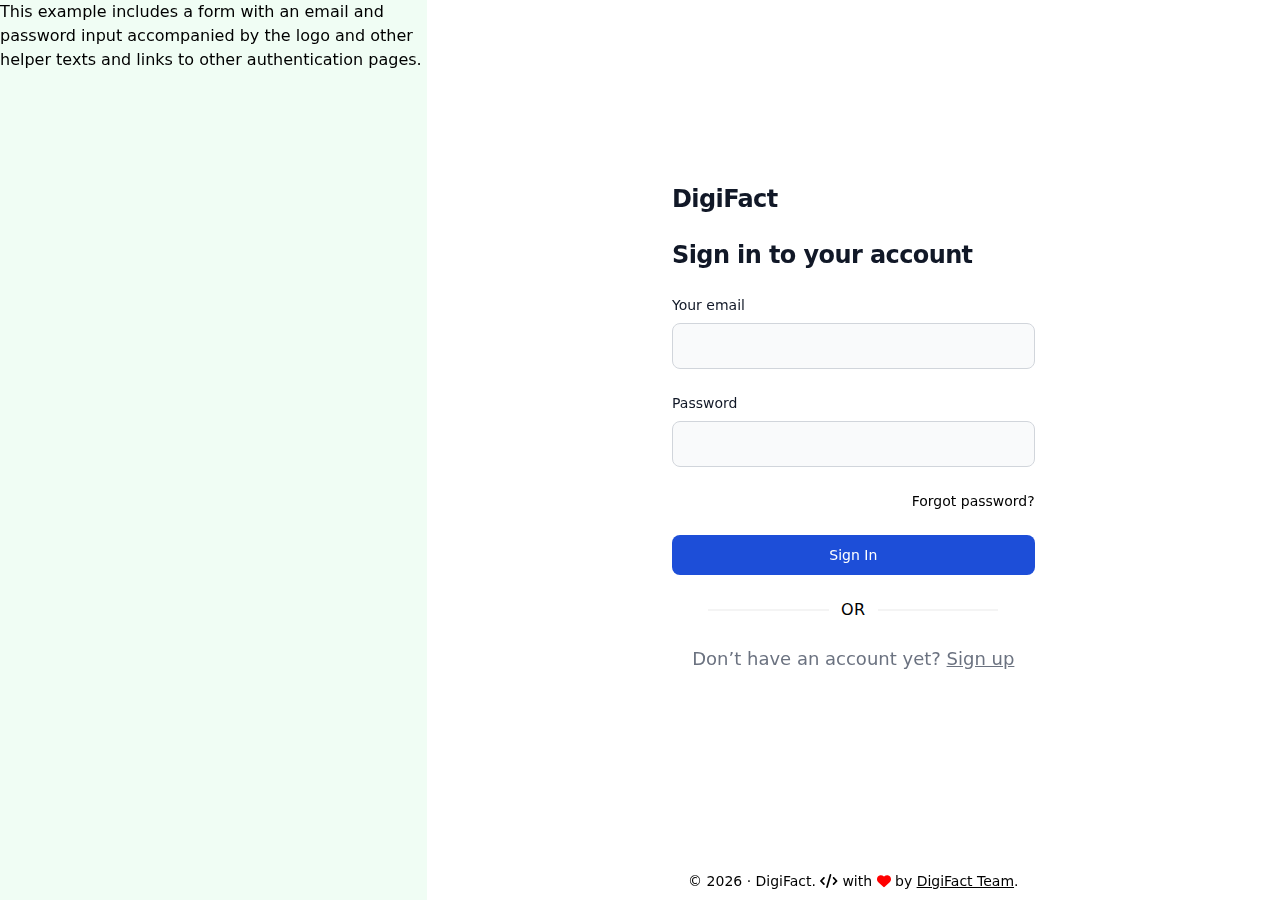
<file: index.html>
<!DOCTYPE html><html lang="en"><head><meta charSet="utf-8"/><meta http-equiv="x-ua-compatible" content="ie=edge"/><meta name="viewport" content="width=device-width, initial-scale=1, shrink-to-fit=no"/><meta name="generator" content="Gatsby 5.13.7"/><meta name="theme-color" content="#663399"/><style data-href="/styles.199020307c7d2cc6af1a.css" data-identity="gatsby-global-css">*,:after,:before{--tw-border-spacing-x:0;--tw-border-spacing-y:0;--tw-translate-x:0;--tw-translate-y:0;--tw-rotate:0;--tw-skew-x:0;--tw-skew-y:0;--tw-scale-x:1;--tw-scale-y:1;--tw-pan-x: ;--tw-pan-y: ;--tw-pinch-zoom: ;--tw-scroll-snap-strictness:proximity;--tw-gradient-from-position: ;--tw-gradient-via-position: ;--tw-gradient-to-position: ;--tw-ordinal: ;--tw-slashed-zero: ;--tw-numeric-figure: ;--tw-numeric-spacing: ;--tw-numeric-fraction: ;--tw-ring-inset: ;--tw-ring-offset-width:0px;--tw-ring-offset-color:#fff;--tw-ring-color:rgba(59,130,246,.5);--tw-ring-offset-shadow:0 0 #0000;--tw-ring-shadow:0 0 #0000;--tw-shadow:0 0 #0000;--tw-shadow-colored:0 0 #0000;--tw-blur: ;--tw-brightness: ;--tw-contrast: ;--tw-grayscale: ;--tw-hue-rotate: ;--tw-invert: ;--tw-saturate: ;--tw-sepia: ;--tw-drop-shadow: ;--tw-backdrop-blur: ;--tw-backdrop-brightness: ;--tw-backdrop-contrast: ;--tw-backdrop-grayscale: ;--tw-backdrop-hue-rotate: ;--tw-backdrop-invert: ;--tw-backdrop-opacity: ;--tw-backdrop-saturate: ;--tw-backdrop-sepia: ;--tw-contain-size: ;--tw-contain-layout: ;--tw-contain-paint: ;--tw-contain-style: }::backdrop{--tw-border-spacing-x:0;--tw-border-spacing-y:0;--tw-translate-x:0;--tw-translate-y:0;--tw-rotate:0;--tw-skew-x:0;--tw-skew-y:0;--tw-scale-x:1;--tw-scale-y:1;--tw-pan-x: ;--tw-pan-y: ;--tw-pinch-zoom: ;--tw-scroll-snap-strictness:proximity;--tw-gradient-from-position: ;--tw-gradient-via-position: ;--tw-gradient-to-position: ;--tw-ordinal: ;--tw-slashed-zero: ;--tw-numeric-figure: ;--tw-numeric-spacing: ;--tw-numeric-fraction: ;--tw-ring-inset: ;--tw-ring-offset-width:0px;--tw-ring-offset-color:#fff;--tw-ring-color:rgba(59,130,246,.5);--tw-ring-offset-shadow:0 0 #0000;--tw-ring-shadow:0 0 #0000;--tw-shadow:0 0 #0000;--tw-shadow-colored:0 0 #0000;--tw-blur: ;--tw-brightness: ;--tw-contrast: ;--tw-grayscale: ;--tw-hue-rotate: ;--tw-invert: ;--tw-saturate: ;--tw-sepia: ;--tw-drop-shadow: ;--tw-backdrop-blur: ;--tw-backdrop-brightness: ;--tw-backdrop-contrast: ;--tw-backdrop-grayscale: ;--tw-backdrop-hue-rotate: ;--tw-backdrop-invert: ;--tw-backdrop-opacity: ;--tw-backdrop-saturate: ;--tw-backdrop-sepia: ;--tw-contain-size: ;--tw-contain-layout: ;--tw-contain-paint: ;--tw-contain-style: }/*
! tailwindcss v3.4.13 | MIT License | https://tailwindcss.com
*/*,:after,:before{border:0 solid #e5e7eb;box-sizing:border-box}:after,:before{--tw-content:""}:host,html{-webkit-text-size-adjust:100%;font-feature-settings:normal;-webkit-tap-highlight-color:transparent;font-family:ui-sans-serif,system-ui,sans-serif,Apple Color Emoji,Segoe UI Emoji,Segoe UI Symbol,Noto Color Emoji;font-variation-settings:normal;line-height:1.5;-moz-tab-size:4;-o-tab-size:4;tab-size:4}body{line-height:inherit;margin:0}hr{border-top-width:1px;color:inherit;height:0}abbr:where([title]){-webkit-text-decoration:underline dotted;text-decoration:underline dotted}h1,h2,h3,h4,h5,h6{font-size:inherit;font-weight:inherit}a{color:inherit;text-decoration:inherit}b,strong{font-weight:bolder}code,kbd,pre,samp{font-feature-settings:normal;font-family:ui-monospace,SFMono-Regular,Menlo,Monaco,Consolas,Liberation Mono,Courier New,monospace;font-size:1em;font-variation-settings:normal}small{font-size:80%}sub,sup{font-size:75%;line-height:0;position:relative;vertical-align:baseline}sub{bottom:-.25em}sup{top:-.5em}table{border-collapse:collapse;border-color:inherit;text-indent:0}button,input,optgroup,select,textarea{font-feature-settings:inherit;color:inherit;font-family:inherit;font-size:100%;font-variation-settings:inherit;font-weight:inherit;letter-spacing:inherit;line-height:inherit;margin:0;padding:0}button,select{text-transform:none}button,input:where([type=button]),input:where([type=reset]),input:where([type=submit]){-webkit-appearance:button;background-color:transparent;background-image:none}:-moz-focusring{outline:auto}:-moz-ui-invalid{box-shadow:none}progress{vertical-align:baseline}::-webkit-inner-spin-button,::-webkit-outer-spin-button{height:auto}[type=search]{-webkit-appearance:textfield;outline-offset:-2px}::-webkit-search-decoration{-webkit-appearance:none}::-webkit-file-upload-button{-webkit-appearance:button;font:inherit}summary{display:list-item}blockquote,dd,dl,figure,h1,h2,h3,h4,h5,h6,hr,p,pre{margin:0}fieldset{margin:0}fieldset,legend{padding:0}menu,ol,ul{list-style:none;margin:0;padding:0}dialog{padding:0}textarea{resize:vertical}input::-moz-placeholder,textarea::-moz-placeholder{color:#9ca3af;opacity:1}input::placeholder,textarea::placeholder{color:#9ca3af;opacity:1}[role=button],button{cursor:pointer}:disabled{cursor:default}audio,canvas,embed,iframe,img,object,svg,video{display:block;vertical-align:middle}img,video{height:auto;max-width:100%}[hidden]{display:none}.sr-only{clip:rect(0,0,0,0);border-width:0;height:1px;margin:-1px;overflow:hidden;padding:0;position:absolute;white-space:nowrap;width:1px}.pointer-events-none{pointer-events:none}.fixed{position:fixed}.absolute{position:absolute}.relative{position:relative}.inset-y-0{bottom:0;top:0}.-bottom-4{bottom:-1rem}.-left-4{left:-1rem}.-right-4{right:-1rem}.bottom-16{bottom:4rem}.left-0{left:0}.right-0{right:0}.right-4{right:1rem}.start-0{inset-inline-start:0}.top-0{top:0}.top-10{top:2.5rem}.top-16{top:4rem}.top-2{top:.5rem}.top-6{top:1.5rem}.z-10{z-index:10}.col-span-full{grid-column:1/-1}.m-4{margin:1rem}.m-8{margin:2rem}.m-auto{margin:auto}.mx-4{margin-left:1rem;margin-right:1rem}.my-10{margin-bottom:2.5rem;margin-top:2.5rem}.my-2{margin-bottom:.5rem;margin-top:.5rem}.my-4{margin-bottom:1rem;margin-top:1rem}.my-6{margin-bottom:1.5rem;margin-top:1.5rem}.my-8{margin-bottom:2rem;margin-top:2rem}.-mb-px{margin-bottom:-1px}.mb-2{margin-bottom:.5rem}.mb-3{margin-bottom:.75rem}.mb-4{margin-bottom:1rem}.me-2{margin-inline-end:.5rem}.me-4{margin-inline-end:1rem}.ml-4{margin-left:1rem}.ml-8{margin-left:2rem}.mr-2{margin-right:.5rem}.mr-4{margin-right:1rem}.block{display:block}.inline-block{display:inline-block}.flex{display:flex}.inline-flex{display:inline-flex}.hidden{display:none}.h-12{height:3rem}.h-4{height:1rem}.h-5{height:1.25rem}.h-64{height:16rem}.h-8{height:2rem}.h-\[5\%\]{height:5%}.h-\[95\%\]{height:95%}.h-full{height:100%}.h-screen{height:100vh}.w-10\/12{width:83.333333%}.w-14{width:3.5rem}.w-2\/12{width:16.666667%}.w-4{width:1rem}.w-4\/12{width:33.333333%}.w-4\/5{width:80%}.w-6\/12{width:50%}.w-8{width:2rem}.w-8\/12{width:66.666667%}.w-full{width:100%}.w-screen{width:100vw}.cursor-pointer{cursor:pointer}.list-none{list-style-type:none}.flex-row{flex-direction:row}.flex-col{flex-direction:column}.flex-wrap{flex-wrap:wrap}.items-start{align-items:flex-start}.items-end{align-items:flex-end}.items-center{align-items:center}.justify-end{justify-content:flex-end}.justify-center{justify-content:center}.justify-between{justify-content:space-between}.gap-2{gap:.5rem}.gap-4{gap:1rem}.gap-8{gap:2rem}.space-y-4>:not([hidden])~:not([hidden]){--tw-space-y-reverse:0;margin-bottom:calc(1rem*var(--tw-space-y-reverse));margin-top:calc(1rem*(1 - var(--tw-space-y-reverse)))}.divide-y>:not([hidden])~:not([hidden]){--tw-divide-y-reverse:0;border-bottom-width:calc(1px*var(--tw-divide-y-reverse));border-top-width:calc(1px*(1 - var(--tw-divide-y-reverse)))}.divide-gray-100>:not([hidden])~:not([hidden]){--tw-divide-opacity:1;border-color:rgb(243 244 246/var(--tw-divide-opacity))}.overflow-auto{overflow:auto}.overflow-hidden,.truncate{overflow:hidden}.truncate{text-overflow:ellipsis;white-space:nowrap}.rounded{border-radius:.25rem}.rounded-full{border-radius:9999px}.rounded-lg{border-radius:.5rem}.rounded-md{border-radius:.375rem}.rounded-t-lg{border-top-left-radius:.5rem;border-top-right-radius:.5rem}.border{border-width:1px}.border-2{border-width:2px}.border-b{border-bottom-width:1px}.border-b-2{border-bottom-width:2px}.border-r-2{border-right-width:2px}.border-t-2{border-top-width:2px}.border-dashed{border-style:dashed}.border-blue-600{--tw-border-opacity:1;border-color:rgb(37 99 235/var(--tw-border-opacity))}.border-gray-200{--tw-border-opacity:1;border-color:rgb(229 231 235/var(--tw-border-opacity))}.border-gray-300{--tw-border-opacity:1;border-color:rgb(209 213 219/var(--tw-border-opacity))}.border-red-500{--tw-border-opacity:1;border-color:rgb(239 68 68/var(--tw-border-opacity))}.border-transparent{border-color:transparent}.bg-\[\#f9f9f9\]{--tw-bg-opacity:1;background-color:rgb(249 249 249/var(--tw-bg-opacity))}.bg-blue-100{--tw-bg-opacity:1;background-color:rgb(219 234 254/var(--tw-bg-opacity))}.bg-blue-700{--tw-bg-opacity:1;background-color:rgb(29 78 216/var(--tw-bg-opacity))}.bg-gray-50{--tw-bg-opacity:1;background-color:rgb(249 250 251/var(--tw-bg-opacity))}.bg-green-50{--tw-bg-opacity:1;background-color:rgb(240 253 244/var(--tw-bg-opacity))}.bg-red-50{--tw-bg-opacity:1;background-color:rgb(254 242 242/var(--tw-bg-opacity))}.bg-white{--tw-bg-opacity:1;background-color:rgb(255 255 255/var(--tw-bg-opacity))}.p-2{padding:.5rem}.p-2\.5{padding:.625rem}.p-4{padding:1rem}.p-6{padding:1.5rem}.p-8{padding:2rem}.px-10{padding-left:2.5rem;padding-right:2.5rem}.px-2{padding-left:.5rem;padding-right:.5rem}.px-4{padding-left:1rem;padding-right:1rem}.px-5{padding-left:1.25rem;padding-right:1.25rem}.px-8{padding-left:2rem;padding-right:2rem}.py-1{padding-bottom:.25rem;padding-top:.25rem}.py-12{padding-bottom:3rem;padding-top:3rem}.py-2{padding-bottom:.5rem;padding-top:.5rem}.py-2\.5{padding-bottom:.625rem;padding-top:.625rem}.py-3{padding-bottom:.75rem;padding-top:.75rem}.py-4{padding-bottom:1rem;padding-top:1rem}.pb-20{padding-bottom:5rem}.pb-6{padding-bottom:1.5rem}.ps-10{padding-inline-start:2.5rem}.ps-3{padding-inline-start:.75rem}.pt-5{padding-top:1.25rem}.text-center{text-align:center}.text-2xl{font-size:1.5rem;line-height:2rem}.text-3xl{font-size:1.875rem;line-height:2.25rem}.text-base{font-size:1rem;line-height:1.5rem}.text-lg{font-size:1.125rem;line-height:1.75rem}.text-sm{font-size:.875rem;line-height:1.25rem}.text-xl{font-size:1.25rem;line-height:1.75rem}.text-xs{font-size:.75rem;line-height:1rem}.font-bold{font-weight:700}.font-light{font-weight:300}.font-medium{font-weight:500}.font-normal{font-weight:400}.font-semibold{font-weight:600}.uppercase{text-transform:uppercase}.lowercase{text-transform:lowercase}.leading-snug{line-height:1.375}.leading-tight{line-height:1.25}.tracking-\[0\.04em\]{letter-spacing:.04em}.tracking-tight{letter-spacing:-.025em}.text-blue-600{--tw-text-opacity:1;color:rgb(37 99 235/var(--tw-text-opacity))}.text-blue-800{--tw-text-opacity:1;color:rgb(30 64 175/var(--tw-text-opacity))}.text-gray-400{--tw-text-opacity:1;color:rgb(156 163 175/var(--tw-text-opacity))}.text-gray-500{--tw-text-opacity:1;color:rgb(107 114 128/var(--tw-text-opacity))}.text-gray-700{--tw-text-opacity:1;color:rgb(55 65 81/var(--tw-text-opacity))}.text-gray-900{--tw-text-opacity:1;color:rgb(17 24 39/var(--tw-text-opacity))}.text-green-300{--tw-text-opacity:1;color:rgb(134 239 172/var(--tw-text-opacity))}.text-red-700{--tw-text-opacity:1;color:rgb(185 28 28/var(--tw-text-opacity))}.text-white{--tw-text-opacity:1;color:rgb(255 255 255/var(--tw-text-opacity))}.underline{text-decoration-line:underline}.shadow{--tw-shadow:0 1px 3px 0 rgba(0,0,0,.1),0 1px 2px -1px rgba(0,0,0,.1);--tw-shadow-colored:0 1px 3px 0 var(--tw-shadow-color),0 1px 2px -1px var(--tw-shadow-color)}.shadow,.shadow-sm{box-shadow:var(--tw-ring-offset-shadow,0 0 #0000),var(--tw-ring-shadow,0 0 #0000),var(--tw-shadow)}.shadow-sm{--tw-shadow:0 1px 2px 0 rgba(0,0,0,.05);--tw-shadow-colored:0 1px 2px 0 var(--tw-shadow-color)}.ring-1{--tw-ring-offset-shadow:var(--tw-ring-inset) 0 0 0 var(--tw-ring-offset-width) var(--tw-ring-offset-color);--tw-ring-shadow:var(--tw-ring-inset) 0 0 0 calc(1px + var(--tw-ring-offset-width)) var(--tw-ring-color);box-shadow:var(--tw-ring-offset-shadow),var(--tw-ring-shadow),var(--tw-shadow,0 0 #0000)}.ring-inset{--tw-ring-inset:inset}.ring-red-600\/10{--tw-ring-color:rgba(220,38,38,.1)}.transition{transition-duration:.15s;transition-property:color,background-color,border-color,text-decoration-color,fill,stroke,opacity,box-shadow,transform,filter,-webkit-backdrop-filter;transition-property:color,background-color,border-color,text-decoration-color,fill,stroke,opacity,box-shadow,transform,filter,backdrop-filter;transition-property:color,background-color,border-color,text-decoration-color,fill,stroke,opacity,box-shadow,transform,filter,backdrop-filter,-webkit-backdrop-filter;transition-timing-function:cubic-bezier(.4,0,.2,1)}.truncate-multiline{-webkit-line-clamp:3;-webkit-box-orient:vertical;display:-webkit-box;overflow:hidden;text-overflow:ellipsis}.before\:absolute:before{content:var(--tw-content);position:absolute}.before\:left-0:before{content:var(--tw-content);left:0}.before\:top-1\/2:before{content:var(--tw-content);top:50%}.before\:h-px:before{content:var(--tw-content);height:1px}.before\:w-full:before{content:var(--tw-content);width:100%}.before\:-translate-y-1\/2:before{--tw-translate-y:-50%;content:var(--tw-content);transform:translate(var(--tw-translate-x),var(--tw-translate-y)) rotate(var(--tw-rotate)) skewX(var(--tw-skew-x)) skewY(var(--tw-skew-y)) scaleX(var(--tw-scale-x)) scaleY(var(--tw-scale-y))}.before\:bg-\[\#E9E9E9\]:before{--tw-bg-opacity:1;background-color:rgb(233 233 233/var(--tw-bg-opacity));content:var(--tw-content)}.hover\:border-gray-300:hover{--tw-border-opacity:1;border-color:rgb(209 213 219/var(--tw-border-opacity))}.hover\:bg-blue-800:hover{--tw-bg-opacity:1;background-color:rgb(30 64 175/var(--tw-bg-opacity))}.hover\:bg-gray-100:hover{--tw-bg-opacity:1;background-color:rgb(243 244 246/var(--tw-bg-opacity))}.hover\:text-gray-600:hover{--tw-text-opacity:1;color:rgb(75 85 99/var(--tw-text-opacity))}.hover\:underline:hover{text-decoration-line:underline}.focus\:border-blue-500:focus{--tw-border-opacity:1;border-color:rgb(59 130 246/var(--tw-border-opacity))}.focus\:outline-none:focus{outline:2px solid transparent;outline-offset:2px}.focus\:ring-4:focus{--tw-ring-offset-shadow:var(--tw-ring-inset) 0 0 0 var(--tw-ring-offset-width) var(--tw-ring-offset-color);--tw-ring-shadow:var(--tw-ring-inset) 0 0 0 calc(4px + var(--tw-ring-offset-width)) var(--tw-ring-color);box-shadow:var(--tw-ring-offset-shadow),var(--tw-ring-shadow),var(--tw-shadow,0 0 #0000)}.focus\:ring-blue-300:focus{--tw-ring-opacity:1;--tw-ring-color:rgb(147 197 253/var(--tw-ring-opacity))}.focus\:ring-blue-500:focus{--tw-ring-opacity:1;--tw-ring-color:rgb(59 130 246/var(--tw-ring-opacity))}.focus\:ring-gray-200:focus{--tw-ring-opacity:1;--tw-ring-color:rgb(229 231 235/var(--tw-ring-opacity))}.focus\:ring-gray-50:focus{--tw-ring-opacity:1;--tw-ring-color:rgb(249 250 251/var(--tw-ring-opacity))}@media (min-width:640px){.sm\:p-8{padding:2rem}.sm\:px-3{padding-left:.75rem;padding-right:.75rem}.sm\:tracking-wide{letter-spacing:.025em}}@media (min-width:768px){.md\:me-6{margin-inline-end:1.5rem}.md\:max-w-xl{max-width:36rem}.md\:flex-row{flex-direction:row}.md\:space-y-6>:not([hidden])~:not([hidden]){--tw-space-y-reverse:0;margin-bottom:calc(1.5rem*var(--tw-space-y-reverse));margin-top:calc(1.5rem*(1 - var(--tw-space-y-reverse)))}.md\:text-2xl{font-size:1.5rem;line-height:2rem}}@media (prefers-color-scheme:dark){.dark\:divide-gray-600>:not([hidden])~:not([hidden]){--tw-divide-opacity:1;border-color:rgb(75 85 99/var(--tw-divide-opacity))}.dark\:border-blue-500{--tw-border-opacity:1;border-color:rgb(59 130 246/var(--tw-border-opacity))}.dark\:border-gray-600{--tw-border-opacity:1;border-color:rgb(75 85 99/var(--tw-border-opacity))}.dark\:border-gray-700{--tw-border-opacity:1;border-color:rgb(55 65 81/var(--tw-border-opacity))}.dark\:bg-blue-600{--tw-bg-opacity:1;background-color:rgb(37 99 235/var(--tw-bg-opacity))}.dark\:bg-blue-900{--tw-bg-opacity:1;background-color:rgb(30 58 138/var(--tw-bg-opacity))}.dark\:bg-gray-700{--tw-bg-opacity:1;background-color:rgb(55 65 81/var(--tw-bg-opacity))}.dark\:bg-gray-800{--tw-bg-opacity:1;background-color:rgb(31 41 55/var(--tw-bg-opacity))}.dark\:text-blue-300{--tw-text-opacity:1;color:rgb(147 197 253/var(--tw-text-opacity))}.dark\:text-blue-500{--tw-text-opacity:1;color:rgb(59 130 246/var(--tw-text-opacity))}.dark\:text-gray-200{--tw-text-opacity:1;color:rgb(229 231 235/var(--tw-text-opacity))}.dark\:text-gray-400{--tw-text-opacity:1;color:rgb(156 163 175/var(--tw-text-opacity))}.dark\:text-white{--tw-text-opacity:1;color:rgb(255 255 255/var(--tw-text-opacity))}.dark\:placeholder-gray-400::-moz-placeholder{--tw-placeholder-opacity:1;color:rgb(156 163 175/var(--tw-placeholder-opacity))}.dark\:placeholder-gray-400::placeholder{--tw-placeholder-opacity:1;color:rgb(156 163 175/var(--tw-placeholder-opacity))}.dark\:hover\:border-gray-500:hover{--tw-border-opacity:1;border-color:rgb(107 114 128/var(--tw-border-opacity))}.dark\:hover\:bg-blue-700:hover{--tw-bg-opacity:1;background-color:rgb(29 78 216/var(--tw-bg-opacity))}.dark\:hover\:bg-gray-600:hover{--tw-bg-opacity:1;background-color:rgb(75 85 99/var(--tw-bg-opacity))}.dark\:hover\:bg-gray-700:hover{--tw-bg-opacity:1;background-color:rgb(55 65 81/var(--tw-bg-opacity))}.dark\:hover\:text-gray-300:hover{--tw-text-opacity:1;color:rgb(209 213 219/var(--tw-text-opacity))}.dark\:hover\:text-white:hover{--tw-text-opacity:1;color:rgb(255 255 255/var(--tw-text-opacity))}.dark\:focus\:border-blue-500:focus{--tw-border-opacity:1;border-color:rgb(59 130 246/var(--tw-border-opacity))}.dark\:focus\:ring-blue-500:focus{--tw-ring-opacity:1;--tw-ring-color:rgb(59 130 246/var(--tw-ring-opacity))}.dark\:focus\:ring-blue-800:focus{--tw-ring-opacity:1;--tw-ring-color:rgb(30 64 175/var(--tw-ring-opacity))}.dark\:focus\:ring-gray-600:focus{--tw-ring-opacity:1;--tw-ring-color:rgb(75 85 99/var(--tw-ring-opacity))}.dark\:focus\:ring-gray-700:focus{--tw-ring-opacity:1;--tw-ring-color:rgb(55 65 81/var(--tw-ring-opacity))}}</style><style>.gatsby-image-wrapper{position:relative;overflow:hidden}.gatsby-image-wrapper picture.object-fit-polyfill{position:static!important}.gatsby-image-wrapper img{bottom:0;height:100%;left:0;margin:0;max-width:none;padding:0;position:absolute;right:0;top:0;width:100%;object-fit:cover}.gatsby-image-wrapper [data-main-image]{opacity:0;transform:translateZ(0);transition:opacity .25s linear;will-change:opacity}.gatsby-image-wrapper-constrained{display:inline-block;vertical-align:top}</style><noscript><style>.gatsby-image-wrapper noscript [data-main-image]{opacity:1!important}.gatsby-image-wrapper [data-placeholder-image]{opacity:0!important}</style></noscript><script type="module">const e="undefined"!=typeof HTMLImageElement&&"loading"in HTMLImageElement.prototype;e&&document.body.addEventListener("load",(function(e){const t=e.target;if(void 0===t.dataset.mainImage)return;if(void 0===t.dataset.gatsbyImageSsr)return;let a=null,n=t;for(;null===a&&n;)void 0!==n.parentNode.dataset.gatsbyImageWrapper&&(a=n.parentNode),n=n.parentNode;const o=a.querySelector("[data-placeholder-image]"),r=new Image;r.src=t.currentSrc,r.decode().catch((()=>{})).then((()=>{t.style.opacity=1,o&&(o.style.opacity=0,o.style.transition="opacity 500ms linear")}))}),!0);</script><link rel="icon" href="/favicon-32x32.png?v=4a9773549091c227cd2eb82ccd9c5e3a" type="image/png"/><link rel="manifest" href="/manifest.webmanifest" crossorigin="anonymous"/><link rel="apple-touch-icon" sizes="48x48" href="/icons/icon-48x48.png?v=4a9773549091c227cd2eb82ccd9c5e3a"/><link rel="apple-touch-icon" sizes="72x72" href="/icons/icon-72x72.png?v=4a9773549091c227cd2eb82ccd9c5e3a"/><link rel="apple-touch-icon" sizes="96x96" href="/icons/icon-96x96.png?v=4a9773549091c227cd2eb82ccd9c5e3a"/><link rel="apple-touch-icon" sizes="144x144" href="/icons/icon-144x144.png?v=4a9773549091c227cd2eb82ccd9c5e3a"/><link rel="apple-touch-icon" sizes="192x192" href="/icons/icon-192x192.png?v=4a9773549091c227cd2eb82ccd9c5e3a"/><link rel="apple-touch-icon" sizes="256x256" href="/icons/icon-256x256.png?v=4a9773549091c227cd2eb82ccd9c5e3a"/><link rel="apple-touch-icon" sizes="384x384" href="/icons/icon-384x384.png?v=4a9773549091c227cd2eb82ccd9c5e3a"/><link rel="apple-touch-icon" sizes="512x512" href="/icons/icon-512x512.png?v=4a9773549091c227cd2eb82ccd9c5e3a"/></head><body><div id="___gatsby"><div style="outline:none" tabindex="-1" id="gatsby-focus-wrapper"><div class="fixed h-screen w-screen"><div class="flex h-full w-full flex-row items-center justify-center"><aside class="h-full w-4/12 bg-green-50">This example includes a form with an email and password input accompanied by the logo and other helper texts and links to other authentication pages.</aside><div class="flex h-full w-8/12 flex-col justify-between"><div class="flex h-full flex-col"><div class="h-[95%]"><div class="flex-column flex h-full w-full items-center justify-center"><div class="w-6/12 space-y-4 p-6 sm:p-8 md:space-y-6"><h1 class="text-xl font-bold leading-tight tracking-tight text-gray-900 md:text-2xl dark:text-white">DigiFact</h1><h1 class="text-xl font-bold leading-tight tracking-tight text-gray-900 md:text-2xl dark:text-white">Sign in to your account</h1><form action="#"><div class="space-y-4 md:space-y-6"><div><label for="email" class="mb-2 block text-sm font-medium text-gray-900 dark:text-white">Your email</label><input name="email" type="email" id="email" class="focus:ring-primary-600 focus:border-primary-600 block w-full rounded-lg border border-gray-300 bg-gray-50 p-2.5 text-gray-900 dark:border-gray-600 dark:bg-gray-700 dark:text-white dark:placeholder-gray-400 dark:focus:border-blue-500 dark:focus:ring-blue-500 " value=""/></div><div><label for="password" class="mb-2 block text-sm font-medium text-gray-900 dark:text-white">Password</label><input name="password" type="password" id="password" class="focus:ring-primary-600 focus:border-primary-600 block w-full rounded-lg border border-gray-300 bg-gray-50 p-2.5 text-gray-900 dark:border-gray-600 dark:bg-gray-700 dark:text-white dark:placeholder-gray-400 dark:focus:border-blue-500 dark:focus:ring-blue-500 " value=""/></div><div class="flex items-center justify-between"><div class="flex items-start"><div class="flex h-5 items-center"></div></div><a href="/forgot-password" class="text-primary-600 dark:text-primary-500 text-sm font-medium hover:underline">Forgot password?</a></div><button type="submit" class="mb-2 me-2 w-full rounded-lg bg-blue-700 px-5 py-2.5 text-sm font-medium text-white hover:bg-blue-800 focus:outline-none focus:ring-4 focus:ring-blue-300 dark:bg-blue-600 dark:hover:bg-blue-700 dark:focus:ring-blue-800">Sign In</button><div class="m-auto w-4/5"><div class="relative col-span-full flex justify-center before:absolute before:left-0 before:top-1/2 before:h-px before:w-full before:-translate-y-1/2 before:bg-[#E9E9E9]"><h3 class="text-32 sm:text-16 relative z-10 inline-block bg-white px-4 text-center uppercase leading-snug tracking-[0.04em] sm:px-3 sm:tracking-wide">or</h3></div></div><p class="text-center text-lg font-light text-gray-500 dark:text-gray-400">Don’t have an account yet?<!-- --> <a href="/signup" class="text-primary-600 dark:text-primary-500 font-medium underline hover:underline">Sign up</a></p></div></form></div></div></div><div class="h-[5%]"><footer class="py-4 text-center text-sm">© <!-- -->2024<!-- --> · DigiFact.<!-- --> <!-- --> <svg aria-hidden="true" focusable="false" data-prefix="fas" data-icon="code" class="svg-inline--fa fa-code " role="img" xmlns="http://www.w3.org/2000/svg" viewBox="0 0 640 512"><path fill="currentColor" d="M392.8 1.2c-17-4.9-34.7 5-39.6 22l-128 448c-4.9 17 5 34.7 22 39.6s34.7-5 39.6-22l128-448c4.9-17-5-34.7-22-39.6zm80.6 120.1c-12.5 12.5-12.5 32.8 0 45.3L562.7 256l-89.4 89.4c-12.5 12.5-12.5 32.8 0 45.3s32.8 12.5 45.3 0l112-112c12.5-12.5 12.5-32.8 0-45.3l-112-112c-12.5-12.5-32.8-12.5-45.3 0zm-306.7 0c-12.5-12.5-32.8-12.5-45.3 0l-112 112c-12.5 12.5-12.5 32.8 0 45.3l112 112c12.5 12.5 32.8 12.5 45.3 0s12.5-32.8 0-45.3L77.3 256l89.4-89.4c12.5-12.5 12.5-32.8 0-45.3z"></path></svg> with<!-- --> <svg aria-hidden="true" focusable="false" data-prefix="fas" data-icon="heart" class="svg-inline--fa fa-heart " role="img" xmlns="http://www.w3.org/2000/svg" viewBox="0 0 512 512" color="red" font-weight="bold"><path fill="currentColor" d="M47.6 300.4L228.3 469.1c7.5 7 17.4 10.9 27.7 10.9s20.2-3.9 27.7-10.9L464.4 300.4c30.4-28.3 47.6-68 47.6-109.5v-5.8c0-69.9-50.5-129.5-119.4-141C347 36.5 300.6 51.4 268 84L256 96 244 84c-32.6-32.6-79-47.5-124.6-39.9C50.5 55.6 0 115.2 0 185.1v5.8c0 41.5 17.2 81.2 47.6 109.5z"></path></svg> by<!-- --> <a href="https://digifact.tech/" class="underline">DigiFact Team</a>.</footer></div></div></div></div></div></div><div id="gatsby-announcer" style="position:absolute;top:0;width:1px;height:1px;padding:0;overflow:hidden;clip:rect(0, 0, 0, 0);white-space:nowrap;border:0" aria-live="assertive" aria-atomic="true"></div></div><script id="gatsby-script-loader">/*<![CDATA[*/window.pagePath="/";/*]]>*/</script><!-- slice-start id="_gatsby-scripts-1" -->
          <script
            id="gatsby-chunk-mapping"
          >
            window.___chunkMapping="{\"app\":[\"/app-8fa49e33406822758b94.js\"],\"component---src-pages-404-tsx\":[\"/component---src-pages-404-tsx-6622c8308c478d1887ae.js\"],\"component---src-pages-dashboard-tsx\":[\"/component---src-pages-dashboard-tsx-cc78dcda225fe77b2bcd.js\"],\"component---src-pages-index-tsx\":[\"/component---src-pages-index-tsx-a783a446eb3cc4f2f47a.js\"],\"component---src-pages-signup-tsx\":[\"/component---src-pages-signup-tsx-17023d8a3a85d8c18f16.js\"],\"component---src-pages-using-ssr-tsx\":[\"/component---src-pages-using-ssr-tsx-779fb8378ee7cb520b6a.js\"],\"component---src-pages-using-typescript-tsx\":[\"/component---src-pages-using-typescript-tsx-ff959605f54ed4e79319.js\"],\"component---src-templates-using-dsg-tsx\":[\"/component---src-templates-using-dsg-tsx-9d0d2a5f204120db4e7e.js\"]}";
          </script>
        <script>window.___webpackCompilationHash="dfbdaed79b508831ac0b";</script><script src="/webpack-runtime-db78f7af875be8cd7a07.js" async></script><script src="/framework-aa2bd3892c67746b73dd.js" async></script><script src="/app-8fa49e33406822758b94.js" async></script><!-- slice-end id="_gatsby-scripts-1" --></body></html>
</file>
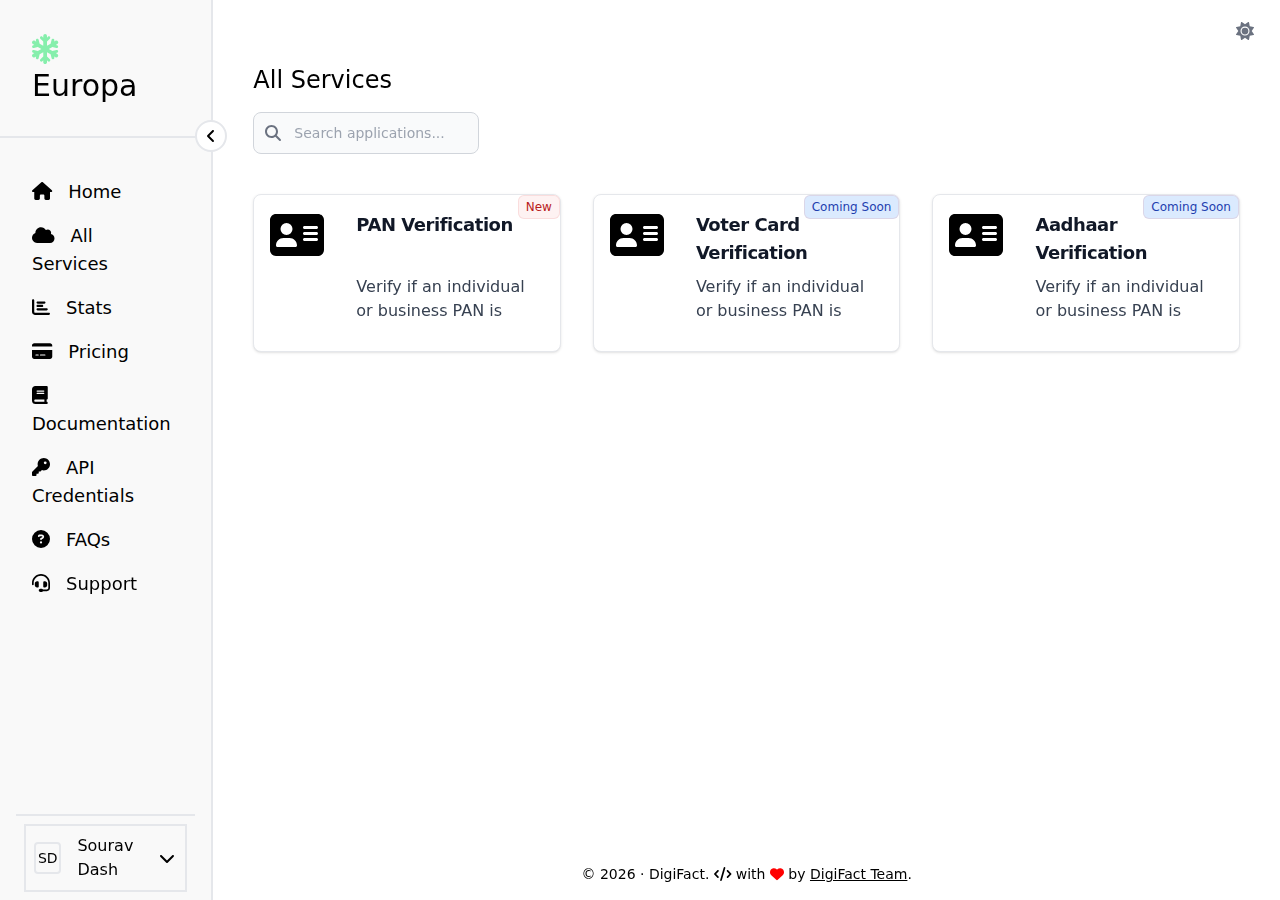
<file: dashboard/index.html>
<!DOCTYPE html><html lang="en"><head><meta charSet="utf-8"/><meta http-equiv="x-ua-compatible" content="ie=edge"/><meta name="viewport" content="width=device-width, initial-scale=1, shrink-to-fit=no"/><meta name="generator" content="Gatsby 5.13.7"/><meta name="theme-color" content="#663399"/><style data-href="/styles.199020307c7d2cc6af1a.css" data-identity="gatsby-global-css">*,:after,:before{--tw-border-spacing-x:0;--tw-border-spacing-y:0;--tw-translate-x:0;--tw-translate-y:0;--tw-rotate:0;--tw-skew-x:0;--tw-skew-y:0;--tw-scale-x:1;--tw-scale-y:1;--tw-pan-x: ;--tw-pan-y: ;--tw-pinch-zoom: ;--tw-scroll-snap-strictness:proximity;--tw-gradient-from-position: ;--tw-gradient-via-position: ;--tw-gradient-to-position: ;--tw-ordinal: ;--tw-slashed-zero: ;--tw-numeric-figure: ;--tw-numeric-spacing: ;--tw-numeric-fraction: ;--tw-ring-inset: ;--tw-ring-offset-width:0px;--tw-ring-offset-color:#fff;--tw-ring-color:rgba(59,130,246,.5);--tw-ring-offset-shadow:0 0 #0000;--tw-ring-shadow:0 0 #0000;--tw-shadow:0 0 #0000;--tw-shadow-colored:0 0 #0000;--tw-blur: ;--tw-brightness: ;--tw-contrast: ;--tw-grayscale: ;--tw-hue-rotate: ;--tw-invert: ;--tw-saturate: ;--tw-sepia: ;--tw-drop-shadow: ;--tw-backdrop-blur: ;--tw-backdrop-brightness: ;--tw-backdrop-contrast: ;--tw-backdrop-grayscale: ;--tw-backdrop-hue-rotate: ;--tw-backdrop-invert: ;--tw-backdrop-opacity: ;--tw-backdrop-saturate: ;--tw-backdrop-sepia: ;--tw-contain-size: ;--tw-contain-layout: ;--tw-contain-paint: ;--tw-contain-style: }::backdrop{--tw-border-spacing-x:0;--tw-border-spacing-y:0;--tw-translate-x:0;--tw-translate-y:0;--tw-rotate:0;--tw-skew-x:0;--tw-skew-y:0;--tw-scale-x:1;--tw-scale-y:1;--tw-pan-x: ;--tw-pan-y: ;--tw-pinch-zoom: ;--tw-scroll-snap-strictness:proximity;--tw-gradient-from-position: ;--tw-gradient-via-position: ;--tw-gradient-to-position: ;--tw-ordinal: ;--tw-slashed-zero: ;--tw-numeric-figure: ;--tw-numeric-spacing: ;--tw-numeric-fraction: ;--tw-ring-inset: ;--tw-ring-offset-width:0px;--tw-ring-offset-color:#fff;--tw-ring-color:rgba(59,130,246,.5);--tw-ring-offset-shadow:0 0 #0000;--tw-ring-shadow:0 0 #0000;--tw-shadow:0 0 #0000;--tw-shadow-colored:0 0 #0000;--tw-blur: ;--tw-brightness: ;--tw-contrast: ;--tw-grayscale: ;--tw-hue-rotate: ;--tw-invert: ;--tw-saturate: ;--tw-sepia: ;--tw-drop-shadow: ;--tw-backdrop-blur: ;--tw-backdrop-brightness: ;--tw-backdrop-contrast: ;--tw-backdrop-grayscale: ;--tw-backdrop-hue-rotate: ;--tw-backdrop-invert: ;--tw-backdrop-opacity: ;--tw-backdrop-saturate: ;--tw-backdrop-sepia: ;--tw-contain-size: ;--tw-contain-layout: ;--tw-contain-paint: ;--tw-contain-style: }/*
! tailwindcss v3.4.13 | MIT License | https://tailwindcss.com
*/*,:after,:before{border:0 solid #e5e7eb;box-sizing:border-box}:after,:before{--tw-content:""}:host,html{-webkit-text-size-adjust:100%;font-feature-settings:normal;-webkit-tap-highlight-color:transparent;font-family:ui-sans-serif,system-ui,sans-serif,Apple Color Emoji,Segoe UI Emoji,Segoe UI Symbol,Noto Color Emoji;font-variation-settings:normal;line-height:1.5;-moz-tab-size:4;-o-tab-size:4;tab-size:4}body{line-height:inherit;margin:0}hr{border-top-width:1px;color:inherit;height:0}abbr:where([title]){-webkit-text-decoration:underline dotted;text-decoration:underline dotted}h1,h2,h3,h4,h5,h6{font-size:inherit;font-weight:inherit}a{color:inherit;text-decoration:inherit}b,strong{font-weight:bolder}code,kbd,pre,samp{font-feature-settings:normal;font-family:ui-monospace,SFMono-Regular,Menlo,Monaco,Consolas,Liberation Mono,Courier New,monospace;font-size:1em;font-variation-settings:normal}small{font-size:80%}sub,sup{font-size:75%;line-height:0;position:relative;vertical-align:baseline}sub{bottom:-.25em}sup{top:-.5em}table{border-collapse:collapse;border-color:inherit;text-indent:0}button,input,optgroup,select,textarea{font-feature-settings:inherit;color:inherit;font-family:inherit;font-size:100%;font-variation-settings:inherit;font-weight:inherit;letter-spacing:inherit;line-height:inherit;margin:0;padding:0}button,select{text-transform:none}button,input:where([type=button]),input:where([type=reset]),input:where([type=submit]){-webkit-appearance:button;background-color:transparent;background-image:none}:-moz-focusring{outline:auto}:-moz-ui-invalid{box-shadow:none}progress{vertical-align:baseline}::-webkit-inner-spin-button,::-webkit-outer-spin-button{height:auto}[type=search]{-webkit-appearance:textfield;outline-offset:-2px}::-webkit-search-decoration{-webkit-appearance:none}::-webkit-file-upload-button{-webkit-appearance:button;font:inherit}summary{display:list-item}blockquote,dd,dl,figure,h1,h2,h3,h4,h5,h6,hr,p,pre{margin:0}fieldset{margin:0}fieldset,legend{padding:0}menu,ol,ul{list-style:none;margin:0;padding:0}dialog{padding:0}textarea{resize:vertical}input::-moz-placeholder,textarea::-moz-placeholder{color:#9ca3af;opacity:1}input::placeholder,textarea::placeholder{color:#9ca3af;opacity:1}[role=button],button{cursor:pointer}:disabled{cursor:default}audio,canvas,embed,iframe,img,object,svg,video{display:block;vertical-align:middle}img,video{height:auto;max-width:100%}[hidden]{display:none}.sr-only{clip:rect(0,0,0,0);border-width:0;height:1px;margin:-1px;overflow:hidden;padding:0;position:absolute;white-space:nowrap;width:1px}.pointer-events-none{pointer-events:none}.fixed{position:fixed}.absolute{position:absolute}.relative{position:relative}.inset-y-0{bottom:0;top:0}.-bottom-4{bottom:-1rem}.-left-4{left:-1rem}.-right-4{right:-1rem}.bottom-16{bottom:4rem}.left-0{left:0}.right-0{right:0}.right-4{right:1rem}.start-0{inset-inline-start:0}.top-0{top:0}.top-10{top:2.5rem}.top-16{top:4rem}.top-2{top:.5rem}.top-6{top:1.5rem}.z-10{z-index:10}.col-span-full{grid-column:1/-1}.m-4{margin:1rem}.m-8{margin:2rem}.m-auto{margin:auto}.mx-4{margin-left:1rem;margin-right:1rem}.my-10{margin-bottom:2.5rem;margin-top:2.5rem}.my-2{margin-bottom:.5rem;margin-top:.5rem}.my-4{margin-bottom:1rem;margin-top:1rem}.my-6{margin-bottom:1.5rem;margin-top:1.5rem}.my-8{margin-bottom:2rem;margin-top:2rem}.-mb-px{margin-bottom:-1px}.mb-2{margin-bottom:.5rem}.mb-3{margin-bottom:.75rem}.mb-4{margin-bottom:1rem}.me-2{margin-inline-end:.5rem}.me-4{margin-inline-end:1rem}.ml-4{margin-left:1rem}.ml-8{margin-left:2rem}.mr-2{margin-right:.5rem}.mr-4{margin-right:1rem}.block{display:block}.inline-block{display:inline-block}.flex{display:flex}.inline-flex{display:inline-flex}.hidden{display:none}.h-12{height:3rem}.h-4{height:1rem}.h-5{height:1.25rem}.h-64{height:16rem}.h-8{height:2rem}.h-\[5\%\]{height:5%}.h-\[95\%\]{height:95%}.h-full{height:100%}.h-screen{height:100vh}.w-10\/12{width:83.333333%}.w-14{width:3.5rem}.w-2\/12{width:16.666667%}.w-4{width:1rem}.w-4\/12{width:33.333333%}.w-4\/5{width:80%}.w-6\/12{width:50%}.w-8{width:2rem}.w-8\/12{width:66.666667%}.w-full{width:100%}.w-screen{width:100vw}.cursor-pointer{cursor:pointer}.list-none{list-style-type:none}.flex-row{flex-direction:row}.flex-col{flex-direction:column}.flex-wrap{flex-wrap:wrap}.items-start{align-items:flex-start}.items-end{align-items:flex-end}.items-center{align-items:center}.justify-end{justify-content:flex-end}.justify-center{justify-content:center}.justify-between{justify-content:space-between}.gap-2{gap:.5rem}.gap-4{gap:1rem}.gap-8{gap:2rem}.space-y-4>:not([hidden])~:not([hidden]){--tw-space-y-reverse:0;margin-bottom:calc(1rem*var(--tw-space-y-reverse));margin-top:calc(1rem*(1 - var(--tw-space-y-reverse)))}.divide-y>:not([hidden])~:not([hidden]){--tw-divide-y-reverse:0;border-bottom-width:calc(1px*var(--tw-divide-y-reverse));border-top-width:calc(1px*(1 - var(--tw-divide-y-reverse)))}.divide-gray-100>:not([hidden])~:not([hidden]){--tw-divide-opacity:1;border-color:rgb(243 244 246/var(--tw-divide-opacity))}.overflow-auto{overflow:auto}.overflow-hidden,.truncate{overflow:hidden}.truncate{text-overflow:ellipsis;white-space:nowrap}.rounded{border-radius:.25rem}.rounded-full{border-radius:9999px}.rounded-lg{border-radius:.5rem}.rounded-md{border-radius:.375rem}.rounded-t-lg{border-top-left-radius:.5rem;border-top-right-radius:.5rem}.border{border-width:1px}.border-2{border-width:2px}.border-b{border-bottom-width:1px}.border-b-2{border-bottom-width:2px}.border-r-2{border-right-width:2px}.border-t-2{border-top-width:2px}.border-dashed{border-style:dashed}.border-blue-600{--tw-border-opacity:1;border-color:rgb(37 99 235/var(--tw-border-opacity))}.border-gray-200{--tw-border-opacity:1;border-color:rgb(229 231 235/var(--tw-border-opacity))}.border-gray-300{--tw-border-opacity:1;border-color:rgb(209 213 219/var(--tw-border-opacity))}.border-red-500{--tw-border-opacity:1;border-color:rgb(239 68 68/var(--tw-border-opacity))}.border-transparent{border-color:transparent}.bg-\[\#f9f9f9\]{--tw-bg-opacity:1;background-color:rgb(249 249 249/var(--tw-bg-opacity))}.bg-blue-100{--tw-bg-opacity:1;background-color:rgb(219 234 254/var(--tw-bg-opacity))}.bg-blue-700{--tw-bg-opacity:1;background-color:rgb(29 78 216/var(--tw-bg-opacity))}.bg-gray-50{--tw-bg-opacity:1;background-color:rgb(249 250 251/var(--tw-bg-opacity))}.bg-green-50{--tw-bg-opacity:1;background-color:rgb(240 253 244/var(--tw-bg-opacity))}.bg-red-50{--tw-bg-opacity:1;background-color:rgb(254 242 242/var(--tw-bg-opacity))}.bg-white{--tw-bg-opacity:1;background-color:rgb(255 255 255/var(--tw-bg-opacity))}.p-2{padding:.5rem}.p-2\.5{padding:.625rem}.p-4{padding:1rem}.p-6{padding:1.5rem}.p-8{padding:2rem}.px-10{padding-left:2.5rem;padding-right:2.5rem}.px-2{padding-left:.5rem;padding-right:.5rem}.px-4{padding-left:1rem;padding-right:1rem}.px-5{padding-left:1.25rem;padding-right:1.25rem}.px-8{padding-left:2rem;padding-right:2rem}.py-1{padding-bottom:.25rem;padding-top:.25rem}.py-12{padding-bottom:3rem;padding-top:3rem}.py-2{padding-bottom:.5rem;padding-top:.5rem}.py-2\.5{padding-bottom:.625rem;padding-top:.625rem}.py-3{padding-bottom:.75rem;padding-top:.75rem}.py-4{padding-bottom:1rem;padding-top:1rem}.pb-20{padding-bottom:5rem}.pb-6{padding-bottom:1.5rem}.ps-10{padding-inline-start:2.5rem}.ps-3{padding-inline-start:.75rem}.pt-5{padding-top:1.25rem}.text-center{text-align:center}.text-2xl{font-size:1.5rem;line-height:2rem}.text-3xl{font-size:1.875rem;line-height:2.25rem}.text-base{font-size:1rem;line-height:1.5rem}.text-lg{font-size:1.125rem;line-height:1.75rem}.text-sm{font-size:.875rem;line-height:1.25rem}.text-xl{font-size:1.25rem;line-height:1.75rem}.text-xs{font-size:.75rem;line-height:1rem}.font-bold{font-weight:700}.font-light{font-weight:300}.font-medium{font-weight:500}.font-normal{font-weight:400}.font-semibold{font-weight:600}.uppercase{text-transform:uppercase}.lowercase{text-transform:lowercase}.leading-snug{line-height:1.375}.leading-tight{line-height:1.25}.tracking-\[0\.04em\]{letter-spacing:.04em}.tracking-tight{letter-spacing:-.025em}.text-blue-600{--tw-text-opacity:1;color:rgb(37 99 235/var(--tw-text-opacity))}.text-blue-800{--tw-text-opacity:1;color:rgb(30 64 175/var(--tw-text-opacity))}.text-gray-400{--tw-text-opacity:1;color:rgb(156 163 175/var(--tw-text-opacity))}.text-gray-500{--tw-text-opacity:1;color:rgb(107 114 128/var(--tw-text-opacity))}.text-gray-700{--tw-text-opacity:1;color:rgb(55 65 81/var(--tw-text-opacity))}.text-gray-900{--tw-text-opacity:1;color:rgb(17 24 39/var(--tw-text-opacity))}.text-green-300{--tw-text-opacity:1;color:rgb(134 239 172/var(--tw-text-opacity))}.text-red-700{--tw-text-opacity:1;color:rgb(185 28 28/var(--tw-text-opacity))}.text-white{--tw-text-opacity:1;color:rgb(255 255 255/var(--tw-text-opacity))}.underline{text-decoration-line:underline}.shadow{--tw-shadow:0 1px 3px 0 rgba(0,0,0,.1),0 1px 2px -1px rgba(0,0,0,.1);--tw-shadow-colored:0 1px 3px 0 var(--tw-shadow-color),0 1px 2px -1px var(--tw-shadow-color)}.shadow,.shadow-sm{box-shadow:var(--tw-ring-offset-shadow,0 0 #0000),var(--tw-ring-shadow,0 0 #0000),var(--tw-shadow)}.shadow-sm{--tw-shadow:0 1px 2px 0 rgba(0,0,0,.05);--tw-shadow-colored:0 1px 2px 0 var(--tw-shadow-color)}.ring-1{--tw-ring-offset-shadow:var(--tw-ring-inset) 0 0 0 var(--tw-ring-offset-width) var(--tw-ring-offset-color);--tw-ring-shadow:var(--tw-ring-inset) 0 0 0 calc(1px + var(--tw-ring-offset-width)) var(--tw-ring-color);box-shadow:var(--tw-ring-offset-shadow),var(--tw-ring-shadow),var(--tw-shadow,0 0 #0000)}.ring-inset{--tw-ring-inset:inset}.ring-red-600\/10{--tw-ring-color:rgba(220,38,38,.1)}.transition{transition-duration:.15s;transition-property:color,background-color,border-color,text-decoration-color,fill,stroke,opacity,box-shadow,transform,filter,-webkit-backdrop-filter;transition-property:color,background-color,border-color,text-decoration-color,fill,stroke,opacity,box-shadow,transform,filter,backdrop-filter;transition-property:color,background-color,border-color,text-decoration-color,fill,stroke,opacity,box-shadow,transform,filter,backdrop-filter,-webkit-backdrop-filter;transition-timing-function:cubic-bezier(.4,0,.2,1)}.truncate-multiline{-webkit-line-clamp:3;-webkit-box-orient:vertical;display:-webkit-box;overflow:hidden;text-overflow:ellipsis}.before\:absolute:before{content:var(--tw-content);position:absolute}.before\:left-0:before{content:var(--tw-content);left:0}.before\:top-1\/2:before{content:var(--tw-content);top:50%}.before\:h-px:before{content:var(--tw-content);height:1px}.before\:w-full:before{content:var(--tw-content);width:100%}.before\:-translate-y-1\/2:before{--tw-translate-y:-50%;content:var(--tw-content);transform:translate(var(--tw-translate-x),var(--tw-translate-y)) rotate(var(--tw-rotate)) skewX(var(--tw-skew-x)) skewY(var(--tw-skew-y)) scaleX(var(--tw-scale-x)) scaleY(var(--tw-scale-y))}.before\:bg-\[\#E9E9E9\]:before{--tw-bg-opacity:1;background-color:rgb(233 233 233/var(--tw-bg-opacity));content:var(--tw-content)}.hover\:border-gray-300:hover{--tw-border-opacity:1;border-color:rgb(209 213 219/var(--tw-border-opacity))}.hover\:bg-blue-800:hover{--tw-bg-opacity:1;background-color:rgb(30 64 175/var(--tw-bg-opacity))}.hover\:bg-gray-100:hover{--tw-bg-opacity:1;background-color:rgb(243 244 246/var(--tw-bg-opacity))}.hover\:text-gray-600:hover{--tw-text-opacity:1;color:rgb(75 85 99/var(--tw-text-opacity))}.hover\:underline:hover{text-decoration-line:underline}.focus\:border-blue-500:focus{--tw-border-opacity:1;border-color:rgb(59 130 246/var(--tw-border-opacity))}.focus\:outline-none:focus{outline:2px solid transparent;outline-offset:2px}.focus\:ring-4:focus{--tw-ring-offset-shadow:var(--tw-ring-inset) 0 0 0 var(--tw-ring-offset-width) var(--tw-ring-offset-color);--tw-ring-shadow:var(--tw-ring-inset) 0 0 0 calc(4px + var(--tw-ring-offset-width)) var(--tw-ring-color);box-shadow:var(--tw-ring-offset-shadow),var(--tw-ring-shadow),var(--tw-shadow,0 0 #0000)}.focus\:ring-blue-300:focus{--tw-ring-opacity:1;--tw-ring-color:rgb(147 197 253/var(--tw-ring-opacity))}.focus\:ring-blue-500:focus{--tw-ring-opacity:1;--tw-ring-color:rgb(59 130 246/var(--tw-ring-opacity))}.focus\:ring-gray-200:focus{--tw-ring-opacity:1;--tw-ring-color:rgb(229 231 235/var(--tw-ring-opacity))}.focus\:ring-gray-50:focus{--tw-ring-opacity:1;--tw-ring-color:rgb(249 250 251/var(--tw-ring-opacity))}@media (min-width:640px){.sm\:p-8{padding:2rem}.sm\:px-3{padding-left:.75rem;padding-right:.75rem}.sm\:tracking-wide{letter-spacing:.025em}}@media (min-width:768px){.md\:me-6{margin-inline-end:1.5rem}.md\:max-w-xl{max-width:36rem}.md\:flex-row{flex-direction:row}.md\:space-y-6>:not([hidden])~:not([hidden]){--tw-space-y-reverse:0;margin-bottom:calc(1.5rem*var(--tw-space-y-reverse));margin-top:calc(1.5rem*(1 - var(--tw-space-y-reverse)))}.md\:text-2xl{font-size:1.5rem;line-height:2rem}}@media (prefers-color-scheme:dark){.dark\:divide-gray-600>:not([hidden])~:not([hidden]){--tw-divide-opacity:1;border-color:rgb(75 85 99/var(--tw-divide-opacity))}.dark\:border-blue-500{--tw-border-opacity:1;border-color:rgb(59 130 246/var(--tw-border-opacity))}.dark\:border-gray-600{--tw-border-opacity:1;border-color:rgb(75 85 99/var(--tw-border-opacity))}.dark\:border-gray-700{--tw-border-opacity:1;border-color:rgb(55 65 81/var(--tw-border-opacity))}.dark\:bg-blue-600{--tw-bg-opacity:1;background-color:rgb(37 99 235/var(--tw-bg-opacity))}.dark\:bg-blue-900{--tw-bg-opacity:1;background-color:rgb(30 58 138/var(--tw-bg-opacity))}.dark\:bg-gray-700{--tw-bg-opacity:1;background-color:rgb(55 65 81/var(--tw-bg-opacity))}.dark\:bg-gray-800{--tw-bg-opacity:1;background-color:rgb(31 41 55/var(--tw-bg-opacity))}.dark\:text-blue-300{--tw-text-opacity:1;color:rgb(147 197 253/var(--tw-text-opacity))}.dark\:text-blue-500{--tw-text-opacity:1;color:rgb(59 130 246/var(--tw-text-opacity))}.dark\:text-gray-200{--tw-text-opacity:1;color:rgb(229 231 235/var(--tw-text-opacity))}.dark\:text-gray-400{--tw-text-opacity:1;color:rgb(156 163 175/var(--tw-text-opacity))}.dark\:text-white{--tw-text-opacity:1;color:rgb(255 255 255/var(--tw-text-opacity))}.dark\:placeholder-gray-400::-moz-placeholder{--tw-placeholder-opacity:1;color:rgb(156 163 175/var(--tw-placeholder-opacity))}.dark\:placeholder-gray-400::placeholder{--tw-placeholder-opacity:1;color:rgb(156 163 175/var(--tw-placeholder-opacity))}.dark\:hover\:border-gray-500:hover{--tw-border-opacity:1;border-color:rgb(107 114 128/var(--tw-border-opacity))}.dark\:hover\:bg-blue-700:hover{--tw-bg-opacity:1;background-color:rgb(29 78 216/var(--tw-bg-opacity))}.dark\:hover\:bg-gray-600:hover{--tw-bg-opacity:1;background-color:rgb(75 85 99/var(--tw-bg-opacity))}.dark\:hover\:bg-gray-700:hover{--tw-bg-opacity:1;background-color:rgb(55 65 81/var(--tw-bg-opacity))}.dark\:hover\:text-gray-300:hover{--tw-text-opacity:1;color:rgb(209 213 219/var(--tw-text-opacity))}.dark\:hover\:text-white:hover{--tw-text-opacity:1;color:rgb(255 255 255/var(--tw-text-opacity))}.dark\:focus\:border-blue-500:focus{--tw-border-opacity:1;border-color:rgb(59 130 246/var(--tw-border-opacity))}.dark\:focus\:ring-blue-500:focus{--tw-ring-opacity:1;--tw-ring-color:rgb(59 130 246/var(--tw-ring-opacity))}.dark\:focus\:ring-blue-800:focus{--tw-ring-opacity:1;--tw-ring-color:rgb(30 64 175/var(--tw-ring-opacity))}.dark\:focus\:ring-gray-600:focus{--tw-ring-opacity:1;--tw-ring-color:rgb(75 85 99/var(--tw-ring-opacity))}.dark\:focus\:ring-gray-700:focus{--tw-ring-opacity:1;--tw-ring-color:rgb(55 65 81/var(--tw-ring-opacity))}}</style><style>.gatsby-image-wrapper{position:relative;overflow:hidden}.gatsby-image-wrapper picture.object-fit-polyfill{position:static!important}.gatsby-image-wrapper img{bottom:0;height:100%;left:0;margin:0;max-width:none;padding:0;position:absolute;right:0;top:0;width:100%;object-fit:cover}.gatsby-image-wrapper [data-main-image]{opacity:0;transform:translateZ(0);transition:opacity .25s linear;will-change:opacity}.gatsby-image-wrapper-constrained{display:inline-block;vertical-align:top}</style><noscript><style>.gatsby-image-wrapper noscript [data-main-image]{opacity:1!important}.gatsby-image-wrapper [data-placeholder-image]{opacity:0!important}</style></noscript><script type="module">const e="undefined"!=typeof HTMLImageElement&&"loading"in HTMLImageElement.prototype;e&&document.body.addEventListener("load",(function(e){const t=e.target;if(void 0===t.dataset.mainImage)return;if(void 0===t.dataset.gatsbyImageSsr)return;let a=null,n=t;for(;null===a&&n;)void 0!==n.parentNode.dataset.gatsbyImageWrapper&&(a=n.parentNode),n=n.parentNode;const o=a.querySelector("[data-placeholder-image]"),r=new Image;r.src=t.currentSrc,r.decode().catch((()=>{})).then((()=>{t.style.opacity=1,o&&(o.style.opacity=0,o.style.transition="opacity 500ms linear")}))}),!0);</script><link rel="icon" href="/favicon-32x32.png?v=4a9773549091c227cd2eb82ccd9c5e3a" type="image/png"/><link rel="manifest" href="/manifest.webmanifest" crossorigin="anonymous"/><link rel="apple-touch-icon" sizes="48x48" href="/icons/icon-48x48.png?v=4a9773549091c227cd2eb82ccd9c5e3a"/><link rel="apple-touch-icon" sizes="72x72" href="/icons/icon-72x72.png?v=4a9773549091c227cd2eb82ccd9c5e3a"/><link rel="apple-touch-icon" sizes="96x96" href="/icons/icon-96x96.png?v=4a9773549091c227cd2eb82ccd9c5e3a"/><link rel="apple-touch-icon" sizes="144x144" href="/icons/icon-144x144.png?v=4a9773549091c227cd2eb82ccd9c5e3a"/><link rel="apple-touch-icon" sizes="192x192" href="/icons/icon-192x192.png?v=4a9773549091c227cd2eb82ccd9c5e3a"/><link rel="apple-touch-icon" sizes="256x256" href="/icons/icon-256x256.png?v=4a9773549091c227cd2eb82ccd9c5e3a"/><link rel="apple-touch-icon" sizes="384x384" href="/icons/icon-384x384.png?v=4a9773549091c227cd2eb82ccd9c5e3a"/><link rel="apple-touch-icon" sizes="512x512" href="/icons/icon-512x512.png?v=4a9773549091c227cd2eb82ccd9c5e3a"/></head><body><div id="___gatsby"><div style="outline:none" tabindex="-1" id="gatsby-focus-wrapper"><div class="fixed h-screen w-screen"><div class="flex h-full w-full flex-row items-center justify-center"><div class="h-full w-2/12 bg-[#f9f9f9]" style="width:16.666667%"><div class="flex h-full flex-col justify-between border-r-2"><div class="h-8/12"><div class="relative border-b-2 p-8"><h1 class="text-3xl"><svg aria-hidden="true" focusable="false" data-prefix="fas" data-icon="snowflake" class="svg-inline--fa fa-snowflake mr-4 text-green-300" role="img" xmlns="http://www.w3.org/2000/svg" viewBox="0 0 448 512"><path fill="currentColor" d="M224 0c17.7 0 32 14.3 32 32l0 30.1 15-15c9.4-9.4 24.6-9.4 33.9 0s9.4 24.6 0 33.9l-49 49 0 70.3 61.4-35.8 17.7-66.1c3.4-12.8 16.6-20.4 29.4-17s20.4 16.6 17 29.4l-5.2 19.3 23.6-13.8c15.3-8.9 34.9-3.7 43.8 11.5s3.8 34.9-11.5 43.8l-25.3 14.8 21.7 5.8c12.8 3.4 20.4 16.6 17 29.4s-16.6 20.4-29.4 17l-67.7-18.1L287.5 256l60.9 35.5 67.7-18.1c12.8-3.4 26 4.2 29.4 17s-4.2 26-17 29.4l-21.7 5.8 25.3 14.8c15.3 8.9 20.4 28.5 11.5 43.8s-28.5 20.4-43.8 11.5l-23.6-13.8 5.2 19.3c3.4 12.8-4.2 26-17 29.4s-26-4.2-29.4-17l-17.7-66.1L256 311.7l0 70.3 49 49c9.4 9.4 9.4 24.6 0 33.9s-24.6 9.4-33.9 0l-15-15 0 30.1c0 17.7-14.3 32-32 32s-32-14.3-32-32l0-30.1-15 15c-9.4 9.4-24.6 9.4-33.9 0s-9.4-24.6 0-33.9l49-49 0-70.3-61.4 35.8-17.7 66.1c-3.4 12.8-16.6 20.4-29.4 17s-20.4-16.6-17-29.4l5.2-19.3L48.1 395.6c-15.3 8.9-34.9 3.7-43.8-11.5s-3.7-34.9 11.5-43.8l25.3-14.8-21.7-5.8c-12.8-3.4-20.4-16.6-17-29.4s16.6-20.4 29.4-17l67.7 18.1L160.5 256 99.6 220.5 31.9 238.6c-12.8 3.4-26-4.2-29.4-17s4.2-26 17-29.4l21.7-5.8L15.9 171.6C.6 162.7-4.5 143.1 4.4 127.9s28.5-20.4 43.8-11.5l23.6 13.8-5.2-19.3c-3.4-12.8 4.2-26 17-29.4s26 4.2 29.4 17l17.7 66.1L192 200.3l0-70.3L143 81c-9.4-9.4-9.4-24.6 0-33.9s24.6-9.4 33.9 0l15 15L192 32c0-17.7 14.3-32 32-32z"></path></svg><span>Europa</span></h1><div class="absolute -bottom-4 -right-4 z-10 flex h-8 w-8 cursor-pointer flex-col items-center justify-center rounded-full border-2 bg-white"><svg aria-hidden="true" focusable="false" data-prefix="fas" data-icon="angle-left" class="svg-inline--fa fa-angle-left " role="img" xmlns="http://www.w3.org/2000/svg" viewBox="0 0 320 512"><path fill="currentColor" d="M41.4 233.4c-12.5 12.5-12.5 32.8 0 45.3l160 160c12.5 12.5 32.8 12.5 45.3 0s12.5-32.8 0-45.3L109.3 256 246.6 118.6c12.5-12.5 12.5-32.8 0-45.3s-32.8-12.5-45.3 0l-160 160z"></path></svg></div></div><ul class="m-8 flex flex-col flex-wrap text-lg"><li class="my-2"><a href="/dashboard" class="me-4 hover:underline md:me-6"><svg aria-hidden="true" focusable="false" data-prefix="fas" data-icon="house" class="svg-inline--fa fa-house mr-4" role="img" xmlns="http://www.w3.org/2000/svg" viewBox="0 0 576 512"><path fill="currentColor" d="M575.8 255.5c0 18-15 32.1-32 32.1l-32 0 .7 160.2c0 2.7-.2 5.4-.5 8.1l0 16.2c0 22.1-17.9 40-40 40l-16 0c-1.1 0-2.2 0-3.3-.1c-1.4 .1-2.8 .1-4.2 .1L416 512l-24 0c-22.1 0-40-17.9-40-40l0-24 0-64c0-17.7-14.3-32-32-32l-64 0c-17.7 0-32 14.3-32 32l0 64 0 24c0 22.1-17.9 40-40 40l-24 0-31.9 0c-1.5 0-3-.1-4.5-.2c-1.2 .1-2.4 .2-3.6 .2l-16 0c-22.1 0-40-17.9-40-40l0-112c0-.9 0-1.9 .1-2.8l0-69.7-32 0c-18 0-32-14-32-32.1c0-9 3-17 10-24L266.4 8c7-7 15-8 22-8s15 2 21 7L564.8 231.5c8 7 12 15 11 24z"></path></svg>Home</a></li><li class="my-2"><a href="/services" class="me-4 hover:underline md:me-6"><svg aria-hidden="true" focusable="false" data-prefix="fas" data-icon="cloud" class="svg-inline--fa fa-cloud mr-4" role="img" xmlns="http://www.w3.org/2000/svg" viewBox="0 0 640 512"><path fill="currentColor" d="M0 336c0 79.5 64.5 144 144 144l368 0c70.7 0 128-57.3 128-128c0-61.9-44-113.6-102.4-125.4c4.1-10.7 6.4-22.4 6.4-34.6c0-53-43-96-96-96c-19.7 0-38.1 6-53.3 16.2C367 64.2 315.3 32 256 32C167.6 32 96 103.6 96 192c0 2.7 .1 5.4 .2 8.1C40.2 219.8 0 273.2 0 336z"></path></svg>All Services</a></li><li class="my-2"><a href="/stats" class="me-4 hover:underline md:me-6"><svg aria-hidden="true" focusable="false" data-prefix="fas" data-icon="chart-bar" class="svg-inline--fa fa-chart-bar mr-4" role="img" xmlns="http://www.w3.org/2000/svg" viewBox="0 0 512 512"><path fill="currentColor" d="M32 32c17.7 0 32 14.3 32 32l0 336c0 8.8 7.2 16 16 16l400 0c17.7 0 32 14.3 32 32s-14.3 32-32 32L80 480c-44.2 0-80-35.8-80-80L0 64C0 46.3 14.3 32 32 32zm96 96c0-17.7 14.3-32 32-32l192 0c17.7 0 32 14.3 32 32s-14.3 32-32 32l-192 0c-17.7 0-32-14.3-32-32zm32 64l128 0c17.7 0 32 14.3 32 32s-14.3 32-32 32l-128 0c-17.7 0-32-14.3-32-32s14.3-32 32-32zm0 96l256 0c17.7 0 32 14.3 32 32s-14.3 32-32 32l-256 0c-17.7 0-32-14.3-32-32s14.3-32 32-32z"></path></svg>Stats</a></li><li class="my-2"><a href="/pricing" class="me-4 hover:underline md:me-6"><svg aria-hidden="true" focusable="false" data-prefix="fas" data-icon="credit-card" class="svg-inline--fa fa-credit-card mr-4" role="img" xmlns="http://www.w3.org/2000/svg" viewBox="0 0 576 512"><path fill="currentColor" d="M64 32C28.7 32 0 60.7 0 96l0 32 576 0 0-32c0-35.3-28.7-64-64-64L64 32zM576 224L0 224 0 416c0 35.3 28.7 64 64 64l448 0c35.3 0 64-28.7 64-64l0-192zM112 352l64 0c8.8 0 16 7.2 16 16s-7.2 16-16 16l-64 0c-8.8 0-16-7.2-16-16s7.2-16 16-16zm112 16c0-8.8 7.2-16 16-16l128 0c8.8 0 16 7.2 16 16s-7.2 16-16 16l-128 0c-8.8 0-16-7.2-16-16z"></path></svg>Pricing</a></li><li class="my-2"><a href="/documentation" class="me-4 hover:underline md:me-6"><svg aria-hidden="true" focusable="false" data-prefix="fas" data-icon="book" class="svg-inline--fa fa-book mr-4" role="img" xmlns="http://www.w3.org/2000/svg" viewBox="0 0 448 512"><path fill="currentColor" d="M96 0C43 0 0 43 0 96L0 416c0 53 43 96 96 96l288 0 32 0c17.7 0 32-14.3 32-32s-14.3-32-32-32l0-64c17.7 0 32-14.3 32-32l0-320c0-17.7-14.3-32-32-32L384 0 96 0zm0 384l256 0 0 64L96 448c-17.7 0-32-14.3-32-32s14.3-32 32-32zm32-240c0-8.8 7.2-16 16-16l192 0c8.8 0 16 7.2 16 16s-7.2 16-16 16l-192 0c-8.8 0-16-7.2-16-16zm16 48l192 0c8.8 0 16 7.2 16 16s-7.2 16-16 16l-192 0c-8.8 0-16-7.2-16-16s7.2-16 16-16z"></path></svg>Documentation</a></li><li class="my-2"><a href="/credentials" class="me-4 hover:underline md:me-6"><svg aria-hidden="true" focusable="false" data-prefix="fas" data-icon="key" class="svg-inline--fa fa-key mr-4" role="img" xmlns="http://www.w3.org/2000/svg" viewBox="0 0 512 512"><path fill="currentColor" d="M336 352c97.2 0 176-78.8 176-176S433.2 0 336 0S160 78.8 160 176c0 18.7 2.9 36.8 8.3 53.7L7 391c-4.5 4.5-7 10.6-7 17l0 80c0 13.3 10.7 24 24 24l80 0c13.3 0 24-10.7 24-24l0-40 40 0c13.3 0 24-10.7 24-24l0-40 40 0c6.4 0 12.5-2.5 17-7l33.3-33.3c16.9 5.4 35 8.3 53.7 8.3zM376 96a40 40 0 1 1 0 80 40 40 0 1 1 0-80z"></path></svg>API Credentials</a></li><li class="my-2"><a href="/faq" class="me-4 hover:underline md:me-6"><svg aria-hidden="true" focusable="false" data-prefix="fas" data-icon="circle-question" class="svg-inline--fa fa-circle-question mr-4" role="img" xmlns="http://www.w3.org/2000/svg" viewBox="0 0 512 512"><path fill="currentColor" d="M256 512A256 256 0 1 0 256 0a256 256 0 1 0 0 512zM169.8 165.3c7.9-22.3 29.1-37.3 52.8-37.3l58.3 0c34.9 0 63.1 28.3 63.1 63.1c0 22.6-12.1 43.5-31.7 54.8L280 264.4c-.2 13-10.9 23.6-24 23.6c-13.3 0-24-10.7-24-24l0-13.5c0-8.6 4.6-16.5 12.1-20.8l44.3-25.4c4.7-2.7 7.6-7.7 7.6-13.1c0-8.4-6.8-15.1-15.1-15.1l-58.3 0c-3.4 0-6.4 2.1-7.5 5.3l-.4 1.2c-4.4 12.5-18.2 19-30.6 14.6s-19-18.2-14.6-30.6l.4-1.2zM224 352a32 32 0 1 1 64 0 32 32 0 1 1 -64 0z"></path></svg>FAQs</a></li><li class="my-2"><a href="/support" class="me-4 hover:underline md:me-6"><svg aria-hidden="true" focusable="false" data-prefix="fas" data-icon="headset" class="svg-inline--fa fa-headset mr-4" role="img" xmlns="http://www.w3.org/2000/svg" viewBox="0 0 512 512"><path fill="currentColor" d="M256 48C141.1 48 48 141.1 48 256l0 40c0 13.3-10.7 24-24 24s-24-10.7-24-24l0-40C0 114.6 114.6 0 256 0S512 114.6 512 256l0 144.1c0 48.6-39.4 88-88.1 88L313.6 488c-8.3 14.3-23.8 24-41.6 24l-32 0c-26.5 0-48-21.5-48-48s21.5-48 48-48l32 0c17.8 0 33.3 9.7 41.6 24l110.4 .1c22.1 0 40-17.9 40-40L464 256c0-114.9-93.1-208-208-208zM144 208l16 0c17.7 0 32 14.3 32 32l0 112c0 17.7-14.3 32-32 32l-16 0c-35.3 0-64-28.7-64-64l0-48c0-35.3 28.7-64 64-64zm224 0c35.3 0 64 28.7 64 64l0 48c0 35.3-28.7 64-64 64l-16 0c-17.7 0-32-14.3-32-32l0-112c0-17.7 14.3-32 32-32l16 0z"></path></svg>Support</a></li></ul></div><div class="h-2/12 relative mx-4 border-t-2 p-2"><div class="flex cursor-pointer flex-row items-center border-2 p-2" tabindex="0" role="button" aria-pressed="false"><div class="mr-4 flex h-8 w-8 items-center justify-center rounded border-2 text-center text-sm">SD</div><div class="text-md w-8/12">Sourav Dash</div><svg aria-hidden="true" focusable="false" data-prefix="fas" data-icon="chevron-down" class="svg-inline--fa fa-chevron-down w-2/12" role="img" xmlns="http://www.w3.org/2000/svg" viewBox="0 0 512 512"><path fill="currentColor" d="M233.4 406.6c12.5 12.5 32.8 12.5 45.3 0l192-192c12.5-12.5 12.5-32.8 0-45.3s-32.8-12.5-45.3 0L256 338.7 86.6 169.4c-12.5-12.5-32.8-12.5-45.3 0s-12.5 32.8 0 45.3l192 192z"></path></svg></div></div></div></div><div class="h-full w-10/12"><div class="relative flex h-full flex-col justify-between"><div class="h-11/12 relative w-full overflow-hidden px-10 py-12"><div class="absolute right-4 top-2"><button title="Toggle theme" id="theme-toggle" type="button" class="rounded-lg p-2.5 text-lg text-gray-500 hover:bg-gray-100 focus:outline-none focus:ring-4 focus:ring-gray-200 dark:text-gray-400 dark:hover:bg-gray-700 dark:focus:ring-gray-700"><svg aria-hidden="true" focusable="false" data-prefix="fas" data-icon="sun" class="svg-inline--fa fa-sun " role="img" xmlns="http://www.w3.org/2000/svg" viewBox="0 0 512 512"><path fill="currentColor" d="M361.5 1.2c5 2.1 8.6 6.6 9.6 11.9L391 121l107.9 19.8c5.3 1 9.8 4.6 11.9 9.6s1.5 10.7-1.6 15.2L446.9 256l62.3 90.3c3.1 4.5 3.7 10.2 1.6 15.2s-6.6 8.6-11.9 9.6L391 391 371.1 498.9c-1 5.3-4.6 9.8-9.6 11.9s-10.7 1.5-15.2-1.6L256 446.9l-90.3 62.3c-4.5 3.1-10.2 3.7-15.2 1.6s-8.6-6.6-9.6-11.9L121 391 13.1 371.1c-5.3-1-9.8-4.6-11.9-9.6s-1.5-10.7 1.6-15.2L65.1 256 2.8 165.7c-3.1-4.5-3.7-10.2-1.6-15.2s6.6-8.6 11.9-9.6L121 121 140.9 13.1c1-5.3 4.6-9.8 9.6-11.9s10.7-1.5 15.2 1.6L256 65.1 346.3 2.8c4.5-3.1 10.2-3.7 15.2-1.6zM160 256a96 96 0 1 1 192 0 96 96 0 1 1 -192 0zm224 0a128 128 0 1 0 -256 0 128 128 0 1 0 256 0z"></path></svg></button></div><div class="w-full"><h1 class="my-4 text-2xl">All Services</h1><div class="my-4 flex flex-row"><div><label for="simple-search" class="sr-only">Search</label><div class="relative w-full"><div class="pointer-events-none absolute inset-y-0 start-0 flex items-center ps-3"><svg aria-hidden="true" focusable="false" data-prefix="fas" data-icon="magnifying-glass" class="svg-inline--fa fa-magnifying-glass h-4 w-4 text-gray-500 dark:text-gray-400" role="img" xmlns="http://www.w3.org/2000/svg" viewBox="0 0 512 512" font-size="48px"><path fill="currentColor" d="M416 208c0 45.9-14.9 88.3-40 122.7L502.6 457.4c12.5 12.5 12.5 32.8 0 45.3s-32.8 12.5-45.3 0L330.7 376c-34.4 25.2-76.8 40-122.7 40C93.1 416 0 322.9 0 208S93.1 0 208 0S416 93.1 416 208zM208 352a144 144 0 1 0 0-288 144 144 0 1 0 0 288z"></path></svg></div><input type="text" id="simple-search" class="block w-full rounded-lg border border-gray-300 bg-gray-50 p-2.5 ps-10 text-sm text-gray-900 focus:border-blue-500 focus:ring-blue-500 dark:border-gray-600 dark:bg-gray-700 dark:text-white dark:placeholder-gray-400 dark:focus:border-blue-500 dark:focus:ring-blue-500" placeholder="Search applications..." required=""/></div></div></div></div><div class="my-10 flex w-full flex-row gap-8"><div tabindex="0" role="button" aria-pressed="false" class="relative flex w-4/12 cursor-pointer flex-col rounded-lg border border-gray-200 bg-white p-4 shadow hover:bg-gray-100 md:max-w-xl md:flex-row dark:border-gray-700 dark:bg-gray-800 dark:hover:bg-gray-700"><span class="absolute right-0 top-0 inline-flex items-center rounded-md bg-red-50 px-2 py-1 text-xs font-medium text-red-700 ring-1 ring-inset ring-red-600/10">New</span><svg aria-hidden="true" focusable="false" data-prefix="fas" data-icon="address-card" class="svg-inline--fa fa-address-card " role="img" xmlns="http://www.w3.org/2000/svg" viewBox="0 0 576 512" font-size="48px"><path fill="currentColor" d="M64 32C28.7 32 0 60.7 0 96L0 416c0 35.3 28.7 64 64 64l448 0c35.3 0 64-28.7 64-64l0-320c0-35.3-28.7-64-64-64L64 32zm80 256l64 0c44.2 0 80 35.8 80 80c0 8.8-7.2 16-16 16L80 384c-8.8 0-16-7.2-16-16c0-44.2 35.8-80 80-80zm-32-96a64 64 0 1 1 128 0 64 64 0 1 1 -128 0zm256-32l128 0c8.8 0 16 7.2 16 16s-7.2 16-16 16l-128 0c-8.8 0-16-7.2-16-16s7.2-16 16-16zm0 64l128 0c8.8 0 16 7.2 16 16s-7.2 16-16 16l-128 0c-8.8 0-16-7.2-16-16s7.2-16 16-16zm0 64l128 0c8.8 0 16 7.2 16 16s-7.2 16-16 16l-128 0c-8.8 0-16-7.2-16-16s7.2-16 16-16z"></path></svg><div class="ml-8 flex flex-col justify-between"><h5 class="mb-2 text-lg font-bold tracking-tight text-gray-900 dark:text-white">PAN Verification</h5><p class="truncate-multiline mb-3 h-12 font-normal text-gray-700 dark:text-gray-400">Verify if an individual or business PAN is valid by crosschecking advanced features like DOB, Father&#x27;s name, PAN-Aadhaar Seeding Status against government databases.</p></div></div><div tabindex="0" role="button" aria-pressed="false" class="relative flex w-4/12 cursor-pointer flex-col rounded-lg border border-gray-200 bg-white p-4 shadow hover:bg-gray-100 md:max-w-xl md:flex-row dark:border-gray-700 dark:bg-gray-800 dark:hover:bg-gray-700"><span class="absolute right-0 top-0 inline-flex items-center rounded-md bg-blue-100 px-2 py-1 text-xs font-medium text-blue-800 ring-1 ring-inset ring-red-600/10 dark:bg-blue-900 dark:text-blue-300">Coming Soon</span><svg aria-hidden="true" focusable="false" data-prefix="fas" data-icon="address-card" class="svg-inline--fa fa-address-card " role="img" xmlns="http://www.w3.org/2000/svg" viewBox="0 0 576 512" font-size="48px"><path fill="currentColor" d="M64 32C28.7 32 0 60.7 0 96L0 416c0 35.3 28.7 64 64 64l448 0c35.3 0 64-28.7 64-64l0-320c0-35.3-28.7-64-64-64L64 32zm80 256l64 0c44.2 0 80 35.8 80 80c0 8.8-7.2 16-16 16L80 384c-8.8 0-16-7.2-16-16c0-44.2 35.8-80 80-80zm-32-96a64 64 0 1 1 128 0 64 64 0 1 1 -128 0zm256-32l128 0c8.8 0 16 7.2 16 16s-7.2 16-16 16l-128 0c-8.8 0-16-7.2-16-16s7.2-16 16-16zm0 64l128 0c8.8 0 16 7.2 16 16s-7.2 16-16 16l-128 0c-8.8 0-16-7.2-16-16s7.2-16 16-16zm0 64l128 0c8.8 0 16 7.2 16 16s-7.2 16-16 16l-128 0c-8.8 0-16-7.2-16-16s7.2-16 16-16z"></path></svg><div class="ml-8 flex flex-col justify-between"><h5 class="mb-2 text-lg font-bold tracking-tight text-gray-900 dark:text-white">Voter Card Verification</h5><p class="truncate-multiline mb-3 h-12 font-normal text-gray-700 dark:text-gray-400">Verify if an individual or business PAN is valid by crosschecking advanced features like DOB, Father&#x27;s name, PAN-Aadhaar Seeding Status against government databases.</p></div></div><div tabindex="0" role="button" aria-pressed="false" class="relative flex w-4/12 cursor-pointer flex-col rounded-lg border border-gray-200 bg-white p-4 shadow hover:bg-gray-100 md:max-w-xl md:flex-row dark:border-gray-700 dark:bg-gray-800 dark:hover:bg-gray-700"><span class="absolute right-0 top-0 inline-flex items-center rounded-md bg-blue-100 px-2 py-1 text-xs font-medium text-blue-800 ring-1 ring-inset ring-red-600/10 dark:bg-blue-900 dark:text-blue-300">Coming Soon</span><svg aria-hidden="true" focusable="false" data-prefix="fas" data-icon="address-card" class="svg-inline--fa fa-address-card " role="img" xmlns="http://www.w3.org/2000/svg" viewBox="0 0 576 512" font-size="48px"><path fill="currentColor" d="M64 32C28.7 32 0 60.7 0 96L0 416c0 35.3 28.7 64 64 64l448 0c35.3 0 64-28.7 64-64l0-320c0-35.3-28.7-64-64-64L64 32zm80 256l64 0c44.2 0 80 35.8 80 80c0 8.8-7.2 16-16 16L80 384c-8.8 0-16-7.2-16-16c0-44.2 35.8-80 80-80zm-32-96a64 64 0 1 1 128 0 64 64 0 1 1 -128 0zm256-32l128 0c8.8 0 16 7.2 16 16s-7.2 16-16 16l-128 0c-8.8 0-16-7.2-16-16s7.2-16 16-16zm0 64l128 0c8.8 0 16 7.2 16 16s-7.2 16-16 16l-128 0c-8.8 0-16-7.2-16-16s7.2-16 16-16zm0 64l128 0c8.8 0 16 7.2 16 16s-7.2 16-16 16l-128 0c-8.8 0-16-7.2-16-16s7.2-16 16-16z"></path></svg><div class="ml-8 flex flex-col justify-between"><h5 class="mb-2 text-lg font-bold tracking-tight text-gray-900 dark:text-white">Aadhaar Verification</h5><p class="truncate-multiline mb-3 h-12 font-normal text-gray-700 dark:text-gray-400">Verify if an individual or business PAN is valid by crosschecking advanced features like DOB, Father&#x27;s name, PAN-Aadhaar Seeding Status against government databases.</p></div></div></div></div><div class="1/12"><footer class="py-4 text-center text-sm">© <!-- -->2024<!-- --> · DigiFact.<!-- --> <!-- --> <svg aria-hidden="true" focusable="false" data-prefix="fas" data-icon="code" class="svg-inline--fa fa-code " role="img" xmlns="http://www.w3.org/2000/svg" viewBox="0 0 640 512"><path fill="currentColor" d="M392.8 1.2c-17-4.9-34.7 5-39.6 22l-128 448c-4.9 17 5 34.7 22 39.6s34.7-5 39.6-22l128-448c4.9-17-5-34.7-22-39.6zm80.6 120.1c-12.5 12.5-12.5 32.8 0 45.3L562.7 256l-89.4 89.4c-12.5 12.5-12.5 32.8 0 45.3s32.8 12.5 45.3 0l112-112c12.5-12.5 12.5-32.8 0-45.3l-112-112c-12.5-12.5-32.8-12.5-45.3 0zm-306.7 0c-12.5-12.5-32.8-12.5-45.3 0l-112 112c-12.5 12.5-12.5 32.8 0 45.3l112 112c12.5 12.5 32.8 12.5 45.3 0s12.5-32.8 0-45.3L77.3 256l89.4-89.4c12.5-12.5 12.5-32.8 0-45.3z"></path></svg> with<!-- --> <svg aria-hidden="true" focusable="false" data-prefix="fas" data-icon="heart" class="svg-inline--fa fa-heart " role="img" xmlns="http://www.w3.org/2000/svg" viewBox="0 0 512 512" color="red" font-weight="bold"><path fill="currentColor" d="M47.6 300.4L228.3 469.1c7.5 7 17.4 10.9 27.7 10.9s20.2-3.9 27.7-10.9L464.4 300.4c30.4-28.3 47.6-68 47.6-109.5v-5.8c0-69.9-50.5-129.5-119.4-141C347 36.5 300.6 51.4 268 84L256 96 244 84c-32.6-32.6-79-47.5-124.6-39.9C50.5 55.6 0 115.2 0 185.1v5.8c0 41.5 17.2 81.2 47.6 109.5z"></path></svg> by<!-- --> <a href="https://digifact.tech/" class="underline">DigiFact Team</a>.</footer></div></div></div></div></div></div><div id="gatsby-announcer" style="position:absolute;top:0;width:1px;height:1px;padding:0;overflow:hidden;clip:rect(0, 0, 0, 0);white-space:nowrap;border:0" aria-live="assertive" aria-atomic="true"></div></div><script id="gatsby-script-loader">/*<![CDATA[*/window.pagePath="/dashboard/";/*]]>*/</script><!-- slice-start id="_gatsby-scripts-1" -->
          <script
            id="gatsby-chunk-mapping"
          >
            window.___chunkMapping="{\"app\":[\"/app-8fa49e33406822758b94.js\"],\"component---src-pages-404-tsx\":[\"/component---src-pages-404-tsx-6622c8308c478d1887ae.js\"],\"component---src-pages-dashboard-tsx\":[\"/component---src-pages-dashboard-tsx-cc78dcda225fe77b2bcd.js\"],\"component---src-pages-index-tsx\":[\"/component---src-pages-index-tsx-a783a446eb3cc4f2f47a.js\"],\"component---src-pages-signup-tsx\":[\"/component---src-pages-signup-tsx-17023d8a3a85d8c18f16.js\"],\"component---src-pages-using-ssr-tsx\":[\"/component---src-pages-using-ssr-tsx-779fb8378ee7cb520b6a.js\"],\"component---src-pages-using-typescript-tsx\":[\"/component---src-pages-using-typescript-tsx-ff959605f54ed4e79319.js\"],\"component---src-templates-using-dsg-tsx\":[\"/component---src-templates-using-dsg-tsx-9d0d2a5f204120db4e7e.js\"]}";
          </script>
        <script>window.___webpackCompilationHash="dfbdaed79b508831ac0b";</script><script src="/webpack-runtime-db78f7af875be8cd7a07.js" async></script><script src="/framework-aa2bd3892c67746b73dd.js" async></script><script src="/app-8fa49e33406822758b94.js" async></script><!-- slice-end id="_gatsby-scripts-1" --></body></html>
</file>
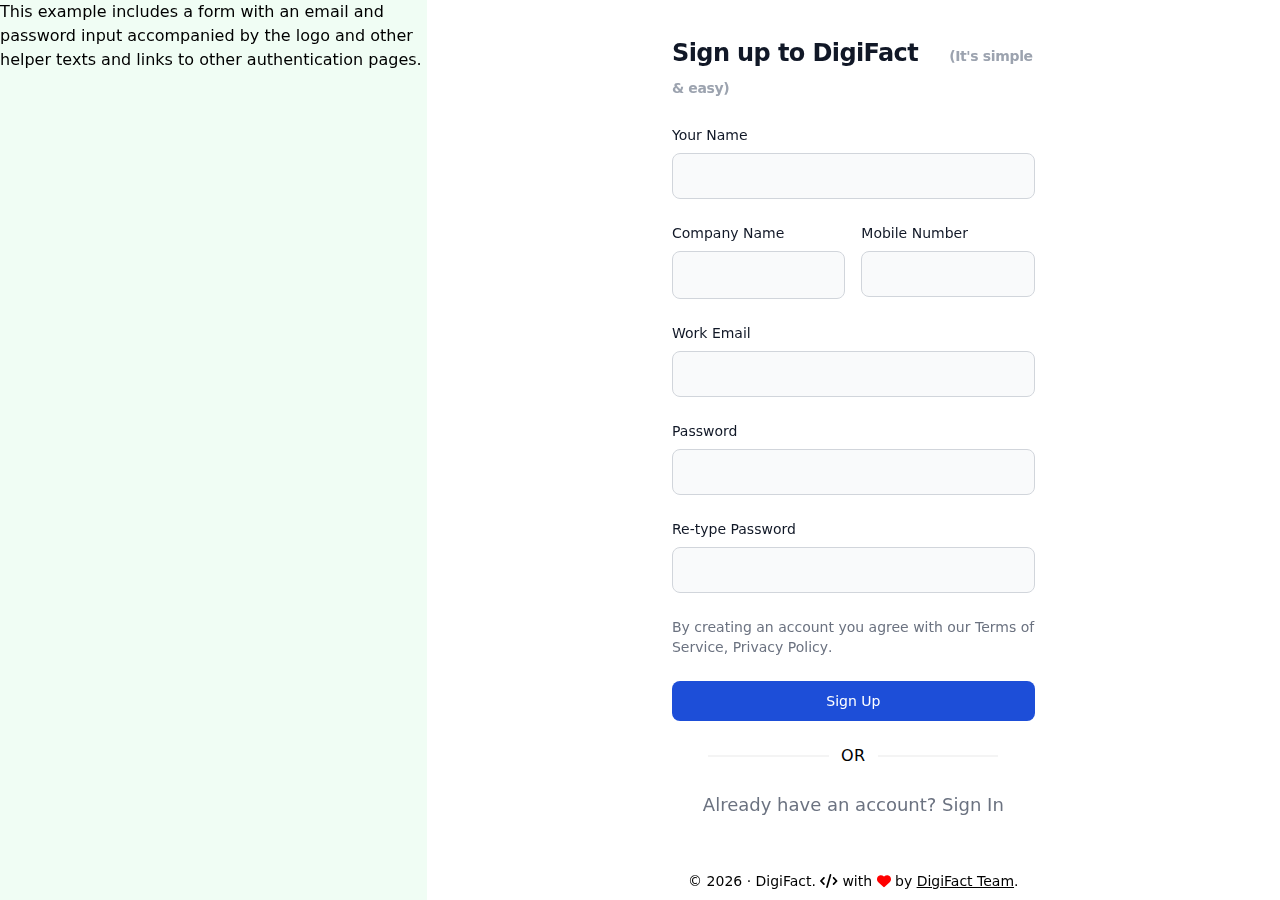
<file: signup/index.html>
<!DOCTYPE html><html lang="en"><head><meta charSet="utf-8"/><meta http-equiv="x-ua-compatible" content="ie=edge"/><meta name="viewport" content="width=device-width, initial-scale=1, shrink-to-fit=no"/><meta name="generator" content="Gatsby 5.13.7"/><meta name="theme-color" content="#663399"/><style data-href="/styles.199020307c7d2cc6af1a.css" data-identity="gatsby-global-css">*,:after,:before{--tw-border-spacing-x:0;--tw-border-spacing-y:0;--tw-translate-x:0;--tw-translate-y:0;--tw-rotate:0;--tw-skew-x:0;--tw-skew-y:0;--tw-scale-x:1;--tw-scale-y:1;--tw-pan-x: ;--tw-pan-y: ;--tw-pinch-zoom: ;--tw-scroll-snap-strictness:proximity;--tw-gradient-from-position: ;--tw-gradient-via-position: ;--tw-gradient-to-position: ;--tw-ordinal: ;--tw-slashed-zero: ;--tw-numeric-figure: ;--tw-numeric-spacing: ;--tw-numeric-fraction: ;--tw-ring-inset: ;--tw-ring-offset-width:0px;--tw-ring-offset-color:#fff;--tw-ring-color:rgba(59,130,246,.5);--tw-ring-offset-shadow:0 0 #0000;--tw-ring-shadow:0 0 #0000;--tw-shadow:0 0 #0000;--tw-shadow-colored:0 0 #0000;--tw-blur: ;--tw-brightness: ;--tw-contrast: ;--tw-grayscale: ;--tw-hue-rotate: ;--tw-invert: ;--tw-saturate: ;--tw-sepia: ;--tw-drop-shadow: ;--tw-backdrop-blur: ;--tw-backdrop-brightness: ;--tw-backdrop-contrast: ;--tw-backdrop-grayscale: ;--tw-backdrop-hue-rotate: ;--tw-backdrop-invert: ;--tw-backdrop-opacity: ;--tw-backdrop-saturate: ;--tw-backdrop-sepia: ;--tw-contain-size: ;--tw-contain-layout: ;--tw-contain-paint: ;--tw-contain-style: }::backdrop{--tw-border-spacing-x:0;--tw-border-spacing-y:0;--tw-translate-x:0;--tw-translate-y:0;--tw-rotate:0;--tw-skew-x:0;--tw-skew-y:0;--tw-scale-x:1;--tw-scale-y:1;--tw-pan-x: ;--tw-pan-y: ;--tw-pinch-zoom: ;--tw-scroll-snap-strictness:proximity;--tw-gradient-from-position: ;--tw-gradient-via-position: ;--tw-gradient-to-position: ;--tw-ordinal: ;--tw-slashed-zero: ;--tw-numeric-figure: ;--tw-numeric-spacing: ;--tw-numeric-fraction: ;--tw-ring-inset: ;--tw-ring-offset-width:0px;--tw-ring-offset-color:#fff;--tw-ring-color:rgba(59,130,246,.5);--tw-ring-offset-shadow:0 0 #0000;--tw-ring-shadow:0 0 #0000;--tw-shadow:0 0 #0000;--tw-shadow-colored:0 0 #0000;--tw-blur: ;--tw-brightness: ;--tw-contrast: ;--tw-grayscale: ;--tw-hue-rotate: ;--tw-invert: ;--tw-saturate: ;--tw-sepia: ;--tw-drop-shadow: ;--tw-backdrop-blur: ;--tw-backdrop-brightness: ;--tw-backdrop-contrast: ;--tw-backdrop-grayscale: ;--tw-backdrop-hue-rotate: ;--tw-backdrop-invert: ;--tw-backdrop-opacity: ;--tw-backdrop-saturate: ;--tw-backdrop-sepia: ;--tw-contain-size: ;--tw-contain-layout: ;--tw-contain-paint: ;--tw-contain-style: }/*
! tailwindcss v3.4.13 | MIT License | https://tailwindcss.com
*/*,:after,:before{border:0 solid #e5e7eb;box-sizing:border-box}:after,:before{--tw-content:""}:host,html{-webkit-text-size-adjust:100%;font-feature-settings:normal;-webkit-tap-highlight-color:transparent;font-family:ui-sans-serif,system-ui,sans-serif,Apple Color Emoji,Segoe UI Emoji,Segoe UI Symbol,Noto Color Emoji;font-variation-settings:normal;line-height:1.5;-moz-tab-size:4;-o-tab-size:4;tab-size:4}body{line-height:inherit;margin:0}hr{border-top-width:1px;color:inherit;height:0}abbr:where([title]){-webkit-text-decoration:underline dotted;text-decoration:underline dotted}h1,h2,h3,h4,h5,h6{font-size:inherit;font-weight:inherit}a{color:inherit;text-decoration:inherit}b,strong{font-weight:bolder}code,kbd,pre,samp{font-feature-settings:normal;font-family:ui-monospace,SFMono-Regular,Menlo,Monaco,Consolas,Liberation Mono,Courier New,monospace;font-size:1em;font-variation-settings:normal}small{font-size:80%}sub,sup{font-size:75%;line-height:0;position:relative;vertical-align:baseline}sub{bottom:-.25em}sup{top:-.5em}table{border-collapse:collapse;border-color:inherit;text-indent:0}button,input,optgroup,select,textarea{font-feature-settings:inherit;color:inherit;font-family:inherit;font-size:100%;font-variation-settings:inherit;font-weight:inherit;letter-spacing:inherit;line-height:inherit;margin:0;padding:0}button,select{text-transform:none}button,input:where([type=button]),input:where([type=reset]),input:where([type=submit]){-webkit-appearance:button;background-color:transparent;background-image:none}:-moz-focusring{outline:auto}:-moz-ui-invalid{box-shadow:none}progress{vertical-align:baseline}::-webkit-inner-spin-button,::-webkit-outer-spin-button{height:auto}[type=search]{-webkit-appearance:textfield;outline-offset:-2px}::-webkit-search-decoration{-webkit-appearance:none}::-webkit-file-upload-button{-webkit-appearance:button;font:inherit}summary{display:list-item}blockquote,dd,dl,figure,h1,h2,h3,h4,h5,h6,hr,p,pre{margin:0}fieldset{margin:0}fieldset,legend{padding:0}menu,ol,ul{list-style:none;margin:0;padding:0}dialog{padding:0}textarea{resize:vertical}input::-moz-placeholder,textarea::-moz-placeholder{color:#9ca3af;opacity:1}input::placeholder,textarea::placeholder{color:#9ca3af;opacity:1}[role=button],button{cursor:pointer}:disabled{cursor:default}audio,canvas,embed,iframe,img,object,svg,video{display:block;vertical-align:middle}img,video{height:auto;max-width:100%}[hidden]{display:none}.sr-only{clip:rect(0,0,0,0);border-width:0;height:1px;margin:-1px;overflow:hidden;padding:0;position:absolute;white-space:nowrap;width:1px}.pointer-events-none{pointer-events:none}.fixed{position:fixed}.absolute{position:absolute}.relative{position:relative}.inset-y-0{bottom:0;top:0}.-bottom-4{bottom:-1rem}.-left-4{left:-1rem}.-right-4{right:-1rem}.bottom-16{bottom:4rem}.left-0{left:0}.right-0{right:0}.right-4{right:1rem}.start-0{inset-inline-start:0}.top-0{top:0}.top-10{top:2.5rem}.top-16{top:4rem}.top-2{top:.5rem}.top-6{top:1.5rem}.z-10{z-index:10}.col-span-full{grid-column:1/-1}.m-4{margin:1rem}.m-8{margin:2rem}.m-auto{margin:auto}.mx-4{margin-left:1rem;margin-right:1rem}.my-10{margin-bottom:2.5rem;margin-top:2.5rem}.my-2{margin-bottom:.5rem;margin-top:.5rem}.my-4{margin-bottom:1rem;margin-top:1rem}.my-6{margin-bottom:1.5rem;margin-top:1.5rem}.my-8{margin-bottom:2rem;margin-top:2rem}.-mb-px{margin-bottom:-1px}.mb-2{margin-bottom:.5rem}.mb-3{margin-bottom:.75rem}.mb-4{margin-bottom:1rem}.me-2{margin-inline-end:.5rem}.me-4{margin-inline-end:1rem}.ml-4{margin-left:1rem}.ml-8{margin-left:2rem}.mr-2{margin-right:.5rem}.mr-4{margin-right:1rem}.block{display:block}.inline-block{display:inline-block}.flex{display:flex}.inline-flex{display:inline-flex}.hidden{display:none}.h-12{height:3rem}.h-4{height:1rem}.h-5{height:1.25rem}.h-64{height:16rem}.h-8{height:2rem}.h-\[5\%\]{height:5%}.h-\[95\%\]{height:95%}.h-full{height:100%}.h-screen{height:100vh}.w-10\/12{width:83.333333%}.w-14{width:3.5rem}.w-2\/12{width:16.666667%}.w-4{width:1rem}.w-4\/12{width:33.333333%}.w-4\/5{width:80%}.w-6\/12{width:50%}.w-8{width:2rem}.w-8\/12{width:66.666667%}.w-full{width:100%}.w-screen{width:100vw}.cursor-pointer{cursor:pointer}.list-none{list-style-type:none}.flex-row{flex-direction:row}.flex-col{flex-direction:column}.flex-wrap{flex-wrap:wrap}.items-start{align-items:flex-start}.items-end{align-items:flex-end}.items-center{align-items:center}.justify-end{justify-content:flex-end}.justify-center{justify-content:center}.justify-between{justify-content:space-between}.gap-2{gap:.5rem}.gap-4{gap:1rem}.gap-8{gap:2rem}.space-y-4>:not([hidden])~:not([hidden]){--tw-space-y-reverse:0;margin-bottom:calc(1rem*var(--tw-space-y-reverse));margin-top:calc(1rem*(1 - var(--tw-space-y-reverse)))}.divide-y>:not([hidden])~:not([hidden]){--tw-divide-y-reverse:0;border-bottom-width:calc(1px*var(--tw-divide-y-reverse));border-top-width:calc(1px*(1 - var(--tw-divide-y-reverse)))}.divide-gray-100>:not([hidden])~:not([hidden]){--tw-divide-opacity:1;border-color:rgb(243 244 246/var(--tw-divide-opacity))}.overflow-auto{overflow:auto}.overflow-hidden,.truncate{overflow:hidden}.truncate{text-overflow:ellipsis;white-space:nowrap}.rounded{border-radius:.25rem}.rounded-full{border-radius:9999px}.rounded-lg{border-radius:.5rem}.rounded-md{border-radius:.375rem}.rounded-t-lg{border-top-left-radius:.5rem;border-top-right-radius:.5rem}.border{border-width:1px}.border-2{border-width:2px}.border-b{border-bottom-width:1px}.border-b-2{border-bottom-width:2px}.border-r-2{border-right-width:2px}.border-t-2{border-top-width:2px}.border-dashed{border-style:dashed}.border-blue-600{--tw-border-opacity:1;border-color:rgb(37 99 235/var(--tw-border-opacity))}.border-gray-200{--tw-border-opacity:1;border-color:rgb(229 231 235/var(--tw-border-opacity))}.border-gray-300{--tw-border-opacity:1;border-color:rgb(209 213 219/var(--tw-border-opacity))}.border-red-500{--tw-border-opacity:1;border-color:rgb(239 68 68/var(--tw-border-opacity))}.border-transparent{border-color:transparent}.bg-\[\#f9f9f9\]{--tw-bg-opacity:1;background-color:rgb(249 249 249/var(--tw-bg-opacity))}.bg-blue-100{--tw-bg-opacity:1;background-color:rgb(219 234 254/var(--tw-bg-opacity))}.bg-blue-700{--tw-bg-opacity:1;background-color:rgb(29 78 216/var(--tw-bg-opacity))}.bg-gray-50{--tw-bg-opacity:1;background-color:rgb(249 250 251/var(--tw-bg-opacity))}.bg-green-50{--tw-bg-opacity:1;background-color:rgb(240 253 244/var(--tw-bg-opacity))}.bg-red-50{--tw-bg-opacity:1;background-color:rgb(254 242 242/var(--tw-bg-opacity))}.bg-white{--tw-bg-opacity:1;background-color:rgb(255 255 255/var(--tw-bg-opacity))}.p-2{padding:.5rem}.p-2\.5{padding:.625rem}.p-4{padding:1rem}.p-6{padding:1.5rem}.p-8{padding:2rem}.px-10{padding-left:2.5rem;padding-right:2.5rem}.px-2{padding-left:.5rem;padding-right:.5rem}.px-4{padding-left:1rem;padding-right:1rem}.px-5{padding-left:1.25rem;padding-right:1.25rem}.px-8{padding-left:2rem;padding-right:2rem}.py-1{padding-bottom:.25rem;padding-top:.25rem}.py-12{padding-bottom:3rem;padding-top:3rem}.py-2{padding-bottom:.5rem;padding-top:.5rem}.py-2\.5{padding-bottom:.625rem;padding-top:.625rem}.py-3{padding-bottom:.75rem;padding-top:.75rem}.py-4{padding-bottom:1rem;padding-top:1rem}.pb-20{padding-bottom:5rem}.pb-6{padding-bottom:1.5rem}.ps-10{padding-inline-start:2.5rem}.ps-3{padding-inline-start:.75rem}.pt-5{padding-top:1.25rem}.text-center{text-align:center}.text-2xl{font-size:1.5rem;line-height:2rem}.text-3xl{font-size:1.875rem;line-height:2.25rem}.text-base{font-size:1rem;line-height:1.5rem}.text-lg{font-size:1.125rem;line-height:1.75rem}.text-sm{font-size:.875rem;line-height:1.25rem}.text-xl{font-size:1.25rem;line-height:1.75rem}.text-xs{font-size:.75rem;line-height:1rem}.font-bold{font-weight:700}.font-light{font-weight:300}.font-medium{font-weight:500}.font-normal{font-weight:400}.font-semibold{font-weight:600}.uppercase{text-transform:uppercase}.lowercase{text-transform:lowercase}.leading-snug{line-height:1.375}.leading-tight{line-height:1.25}.tracking-\[0\.04em\]{letter-spacing:.04em}.tracking-tight{letter-spacing:-.025em}.text-blue-600{--tw-text-opacity:1;color:rgb(37 99 235/var(--tw-text-opacity))}.text-blue-800{--tw-text-opacity:1;color:rgb(30 64 175/var(--tw-text-opacity))}.text-gray-400{--tw-text-opacity:1;color:rgb(156 163 175/var(--tw-text-opacity))}.text-gray-500{--tw-text-opacity:1;color:rgb(107 114 128/var(--tw-text-opacity))}.text-gray-700{--tw-text-opacity:1;color:rgb(55 65 81/var(--tw-text-opacity))}.text-gray-900{--tw-text-opacity:1;color:rgb(17 24 39/var(--tw-text-opacity))}.text-green-300{--tw-text-opacity:1;color:rgb(134 239 172/var(--tw-text-opacity))}.text-red-700{--tw-text-opacity:1;color:rgb(185 28 28/var(--tw-text-opacity))}.text-white{--tw-text-opacity:1;color:rgb(255 255 255/var(--tw-text-opacity))}.underline{text-decoration-line:underline}.shadow{--tw-shadow:0 1px 3px 0 rgba(0,0,0,.1),0 1px 2px -1px rgba(0,0,0,.1);--tw-shadow-colored:0 1px 3px 0 var(--tw-shadow-color),0 1px 2px -1px var(--tw-shadow-color)}.shadow,.shadow-sm{box-shadow:var(--tw-ring-offset-shadow,0 0 #0000),var(--tw-ring-shadow,0 0 #0000),var(--tw-shadow)}.shadow-sm{--tw-shadow:0 1px 2px 0 rgba(0,0,0,.05);--tw-shadow-colored:0 1px 2px 0 var(--tw-shadow-color)}.ring-1{--tw-ring-offset-shadow:var(--tw-ring-inset) 0 0 0 var(--tw-ring-offset-width) var(--tw-ring-offset-color);--tw-ring-shadow:var(--tw-ring-inset) 0 0 0 calc(1px + var(--tw-ring-offset-width)) var(--tw-ring-color);box-shadow:var(--tw-ring-offset-shadow),var(--tw-ring-shadow),var(--tw-shadow,0 0 #0000)}.ring-inset{--tw-ring-inset:inset}.ring-red-600\/10{--tw-ring-color:rgba(220,38,38,.1)}.transition{transition-duration:.15s;transition-property:color,background-color,border-color,text-decoration-color,fill,stroke,opacity,box-shadow,transform,filter,-webkit-backdrop-filter;transition-property:color,background-color,border-color,text-decoration-color,fill,stroke,opacity,box-shadow,transform,filter,backdrop-filter;transition-property:color,background-color,border-color,text-decoration-color,fill,stroke,opacity,box-shadow,transform,filter,backdrop-filter,-webkit-backdrop-filter;transition-timing-function:cubic-bezier(.4,0,.2,1)}.truncate-multiline{-webkit-line-clamp:3;-webkit-box-orient:vertical;display:-webkit-box;overflow:hidden;text-overflow:ellipsis}.before\:absolute:before{content:var(--tw-content);position:absolute}.before\:left-0:before{content:var(--tw-content);left:0}.before\:top-1\/2:before{content:var(--tw-content);top:50%}.before\:h-px:before{content:var(--tw-content);height:1px}.before\:w-full:before{content:var(--tw-content);width:100%}.before\:-translate-y-1\/2:before{--tw-translate-y:-50%;content:var(--tw-content);transform:translate(var(--tw-translate-x),var(--tw-translate-y)) rotate(var(--tw-rotate)) skewX(var(--tw-skew-x)) skewY(var(--tw-skew-y)) scaleX(var(--tw-scale-x)) scaleY(var(--tw-scale-y))}.before\:bg-\[\#E9E9E9\]:before{--tw-bg-opacity:1;background-color:rgb(233 233 233/var(--tw-bg-opacity));content:var(--tw-content)}.hover\:border-gray-300:hover{--tw-border-opacity:1;border-color:rgb(209 213 219/var(--tw-border-opacity))}.hover\:bg-blue-800:hover{--tw-bg-opacity:1;background-color:rgb(30 64 175/var(--tw-bg-opacity))}.hover\:bg-gray-100:hover{--tw-bg-opacity:1;background-color:rgb(243 244 246/var(--tw-bg-opacity))}.hover\:text-gray-600:hover{--tw-text-opacity:1;color:rgb(75 85 99/var(--tw-text-opacity))}.hover\:underline:hover{text-decoration-line:underline}.focus\:border-blue-500:focus{--tw-border-opacity:1;border-color:rgb(59 130 246/var(--tw-border-opacity))}.focus\:outline-none:focus{outline:2px solid transparent;outline-offset:2px}.focus\:ring-4:focus{--tw-ring-offset-shadow:var(--tw-ring-inset) 0 0 0 var(--tw-ring-offset-width) var(--tw-ring-offset-color);--tw-ring-shadow:var(--tw-ring-inset) 0 0 0 calc(4px + var(--tw-ring-offset-width)) var(--tw-ring-color);box-shadow:var(--tw-ring-offset-shadow),var(--tw-ring-shadow),var(--tw-shadow,0 0 #0000)}.focus\:ring-blue-300:focus{--tw-ring-opacity:1;--tw-ring-color:rgb(147 197 253/var(--tw-ring-opacity))}.focus\:ring-blue-500:focus{--tw-ring-opacity:1;--tw-ring-color:rgb(59 130 246/var(--tw-ring-opacity))}.focus\:ring-gray-200:focus{--tw-ring-opacity:1;--tw-ring-color:rgb(229 231 235/var(--tw-ring-opacity))}.focus\:ring-gray-50:focus{--tw-ring-opacity:1;--tw-ring-color:rgb(249 250 251/var(--tw-ring-opacity))}@media (min-width:640px){.sm\:p-8{padding:2rem}.sm\:px-3{padding-left:.75rem;padding-right:.75rem}.sm\:tracking-wide{letter-spacing:.025em}}@media (min-width:768px){.md\:me-6{margin-inline-end:1.5rem}.md\:max-w-xl{max-width:36rem}.md\:flex-row{flex-direction:row}.md\:space-y-6>:not([hidden])~:not([hidden]){--tw-space-y-reverse:0;margin-bottom:calc(1.5rem*var(--tw-space-y-reverse));margin-top:calc(1.5rem*(1 - var(--tw-space-y-reverse)))}.md\:text-2xl{font-size:1.5rem;line-height:2rem}}@media (prefers-color-scheme:dark){.dark\:divide-gray-600>:not([hidden])~:not([hidden]){--tw-divide-opacity:1;border-color:rgb(75 85 99/var(--tw-divide-opacity))}.dark\:border-blue-500{--tw-border-opacity:1;border-color:rgb(59 130 246/var(--tw-border-opacity))}.dark\:border-gray-600{--tw-border-opacity:1;border-color:rgb(75 85 99/var(--tw-border-opacity))}.dark\:border-gray-700{--tw-border-opacity:1;border-color:rgb(55 65 81/var(--tw-border-opacity))}.dark\:bg-blue-600{--tw-bg-opacity:1;background-color:rgb(37 99 235/var(--tw-bg-opacity))}.dark\:bg-blue-900{--tw-bg-opacity:1;background-color:rgb(30 58 138/var(--tw-bg-opacity))}.dark\:bg-gray-700{--tw-bg-opacity:1;background-color:rgb(55 65 81/var(--tw-bg-opacity))}.dark\:bg-gray-800{--tw-bg-opacity:1;background-color:rgb(31 41 55/var(--tw-bg-opacity))}.dark\:text-blue-300{--tw-text-opacity:1;color:rgb(147 197 253/var(--tw-text-opacity))}.dark\:text-blue-500{--tw-text-opacity:1;color:rgb(59 130 246/var(--tw-text-opacity))}.dark\:text-gray-200{--tw-text-opacity:1;color:rgb(229 231 235/var(--tw-text-opacity))}.dark\:text-gray-400{--tw-text-opacity:1;color:rgb(156 163 175/var(--tw-text-opacity))}.dark\:text-white{--tw-text-opacity:1;color:rgb(255 255 255/var(--tw-text-opacity))}.dark\:placeholder-gray-400::-moz-placeholder{--tw-placeholder-opacity:1;color:rgb(156 163 175/var(--tw-placeholder-opacity))}.dark\:placeholder-gray-400::placeholder{--tw-placeholder-opacity:1;color:rgb(156 163 175/var(--tw-placeholder-opacity))}.dark\:hover\:border-gray-500:hover{--tw-border-opacity:1;border-color:rgb(107 114 128/var(--tw-border-opacity))}.dark\:hover\:bg-blue-700:hover{--tw-bg-opacity:1;background-color:rgb(29 78 216/var(--tw-bg-opacity))}.dark\:hover\:bg-gray-600:hover{--tw-bg-opacity:1;background-color:rgb(75 85 99/var(--tw-bg-opacity))}.dark\:hover\:bg-gray-700:hover{--tw-bg-opacity:1;background-color:rgb(55 65 81/var(--tw-bg-opacity))}.dark\:hover\:text-gray-300:hover{--tw-text-opacity:1;color:rgb(209 213 219/var(--tw-text-opacity))}.dark\:hover\:text-white:hover{--tw-text-opacity:1;color:rgb(255 255 255/var(--tw-text-opacity))}.dark\:focus\:border-blue-500:focus{--tw-border-opacity:1;border-color:rgb(59 130 246/var(--tw-border-opacity))}.dark\:focus\:ring-blue-500:focus{--tw-ring-opacity:1;--tw-ring-color:rgb(59 130 246/var(--tw-ring-opacity))}.dark\:focus\:ring-blue-800:focus{--tw-ring-opacity:1;--tw-ring-color:rgb(30 64 175/var(--tw-ring-opacity))}.dark\:focus\:ring-gray-600:focus{--tw-ring-opacity:1;--tw-ring-color:rgb(75 85 99/var(--tw-ring-opacity))}.dark\:focus\:ring-gray-700:focus{--tw-ring-opacity:1;--tw-ring-color:rgb(55 65 81/var(--tw-ring-opacity))}}</style><style>.gatsby-image-wrapper{position:relative;overflow:hidden}.gatsby-image-wrapper picture.object-fit-polyfill{position:static!important}.gatsby-image-wrapper img{bottom:0;height:100%;left:0;margin:0;max-width:none;padding:0;position:absolute;right:0;top:0;width:100%;object-fit:cover}.gatsby-image-wrapper [data-main-image]{opacity:0;transform:translateZ(0);transition:opacity .25s linear;will-change:opacity}.gatsby-image-wrapper-constrained{display:inline-block;vertical-align:top}</style><noscript><style>.gatsby-image-wrapper noscript [data-main-image]{opacity:1!important}.gatsby-image-wrapper [data-placeholder-image]{opacity:0!important}</style></noscript><script type="module">const e="undefined"!=typeof HTMLImageElement&&"loading"in HTMLImageElement.prototype;e&&document.body.addEventListener("load",(function(e){const t=e.target;if(void 0===t.dataset.mainImage)return;if(void 0===t.dataset.gatsbyImageSsr)return;let a=null,n=t;for(;null===a&&n;)void 0!==n.parentNode.dataset.gatsbyImageWrapper&&(a=n.parentNode),n=n.parentNode;const o=a.querySelector("[data-placeholder-image]"),r=new Image;r.src=t.currentSrc,r.decode().catch((()=>{})).then((()=>{t.style.opacity=1,o&&(o.style.opacity=0,o.style.transition="opacity 500ms linear")}))}),!0);</script><link rel="icon" href="/favicon-32x32.png?v=4a9773549091c227cd2eb82ccd9c5e3a" type="image/png"/><link rel="manifest" href="/manifest.webmanifest" crossorigin="anonymous"/><link rel="apple-touch-icon" sizes="48x48" href="/icons/icon-48x48.png?v=4a9773549091c227cd2eb82ccd9c5e3a"/><link rel="apple-touch-icon" sizes="72x72" href="/icons/icon-72x72.png?v=4a9773549091c227cd2eb82ccd9c5e3a"/><link rel="apple-touch-icon" sizes="96x96" href="/icons/icon-96x96.png?v=4a9773549091c227cd2eb82ccd9c5e3a"/><link rel="apple-touch-icon" sizes="144x144" href="/icons/icon-144x144.png?v=4a9773549091c227cd2eb82ccd9c5e3a"/><link rel="apple-touch-icon" sizes="192x192" href="/icons/icon-192x192.png?v=4a9773549091c227cd2eb82ccd9c5e3a"/><link rel="apple-touch-icon" sizes="256x256" href="/icons/icon-256x256.png?v=4a9773549091c227cd2eb82ccd9c5e3a"/><link rel="apple-touch-icon" sizes="384x384" href="/icons/icon-384x384.png?v=4a9773549091c227cd2eb82ccd9c5e3a"/><link rel="apple-touch-icon" sizes="512x512" href="/icons/icon-512x512.png?v=4a9773549091c227cd2eb82ccd9c5e3a"/></head><body><div id="___gatsby"><div style="outline:none" tabindex="-1" id="gatsby-focus-wrapper"><div class="fixed h-screen w-screen"><div class="flex h-full w-full flex-row items-center justify-center"><aside class="h-full w-4/12 bg-green-50">This example includes a form with an email and password input accompanied by the logo and other helper texts and links to other authentication pages.</aside><div class="flex h-full w-8/12 flex-col justify-between"><div class="flex h-full flex-col"><div class="h-[95%]"><div class="flex-column flex h-full w-full items-center justify-center"><div class="w-6/12 space-y-4 p-6 sm:p-8 md:space-y-6"><h1 class="text-xl font-bold leading-tight tracking-tight text-gray-900 md:text-2xl dark:text-white">Sign up to DigiFact    <span class="text-sm leading-tight tracking-tight text-gray-400 dark:text-white">(It&#x27;s simple &amp; easy)</span></h1><form action="#"><div class="space-y-4 md:space-y-6"><div><label for="name" class="mb-2 block text-sm font-medium text-gray-900 dark:text-white">Your Name</label><input name="name" type="name" id="name" class="focus:ring-primary-600 focus:border-primary-600 dark:focus:ring-blue-500&quot; block w-full rounded-lg border border-gray-300 bg-gray-50 p-2.5 text-gray-900 dark:border-gray-600 dark:bg-gray-700 dark:text-white dark:placeholder-gray-400 dark:focus:border-blue-500 " value=""/></div><div class="flex w-full flex-row justify-center gap-4"><div class="w-6/12"><div><label for="company" class="mb-2 block text-sm font-medium text-gray-900 dark:text-white">Company Name</label><input name="company" type="company" id="company" class="focus:ring-primary-600 focus:border-primary-600 dark:focus:ring-blue-500&quot; block h-12 w-full rounded-lg border border-gray-300 bg-gray-50 p-2.5 text-gray-900 dark:border-gray-600 dark:bg-gray-700 dark:text-white dark:placeholder-gray-400 dark:focus:border-blue-500 " value=""/></div></div><div class="w-6/12"><div><label for="phone" class="mb-2 block text-sm font-medium text-gray-900 dark:text-white">Mobile Number</label><input name="phone" type="phone" id="phone" class="focus:ring-primary-600 focus:border-primary-600 block w-full rounded-lg border border-gray-300 bg-gray-50 p-2.5 text-gray-900 dark:border-gray-600 dark:bg-gray-700 dark:text-white dark:placeholder-gray-400 dark:focus:border-blue-500 dark:focus:ring-blue-500 " value=""/></div></div></div><div><label for="email" class="mb-2 block text-sm font-medium text-gray-900 dark:text-white">Work Email</label><input name="email" type="email" id="email" class="focus:ring-primary-600 focus:border-primary-600 block w-full rounded-lg border border-gray-300 bg-gray-50 p-2.5 text-gray-900 dark:border-gray-600 dark:bg-gray-700 dark:text-white dark:placeholder-gray-400 dark:focus:border-blue-500 dark:focus:ring-blue-500 " value=""/></div><div><label for="password" class="mb-2 block text-sm font-medium text-gray-900 dark:text-white">Password</label><input name="password" type="password" id="password" class="focus:ring-primary-600 focus:border-primary-600 block w-full rounded-lg border border-gray-300 bg-gray-50 p-2.5 text-gray-900 dark:border-gray-600 dark:bg-gray-700 dark:text-white dark:placeholder-gray-400 dark:focus:border-blue-500 dark:focus:ring-blue-500 " value=""/></div><div><label for="confirm_password" class="mb-2 block text-sm font-medium text-gray-900 dark:text-white">Re-type Password</label><input name="confirm_password" type="confirm_password" id="confirm_password" class="focus:ring-primary-600 focus:border-primary-600 block w-full rounded-lg border border-gray-300 bg-gray-50 p-2.5 text-gray-900 dark:border-gray-600 dark:bg-gray-700 dark:text-white dark:placeholder-gray-400 dark:focus:border-blue-500 dark:focus:ring-blue-500 " value=""/></div><p class="text-sm font-light text-gray-500 dark:text-gray-400">By creating an account you agree with our<!-- --> <a href="/tos" class="text-primary-600 dark:text-primary-500 font-medium hover:underline">Terms of Service</a>, <a href="/tos" class="text-primary-600 dark:text-primary-500 font-medium hover:underline">Privacy Policy</a>.</p><button type="submit" class="mb-2 me-2 w-full rounded-lg bg-blue-700 px-5 py-2.5 text-sm font-medium text-white hover:bg-blue-800 focus:outline-none focus:ring-4 focus:ring-blue-300 dark:bg-blue-600 dark:hover:bg-blue-700 dark:focus:ring-blue-800">Sign Up</button><div class="m-auto w-4/5"><div class="relative col-span-full flex justify-center before:absolute before:left-0 before:top-1/2 before:h-px before:w-full before:-translate-y-1/2 before:bg-[#E9E9E9]"><h3 class="text-32 sm:text-16 relative z-10 inline-block bg-white px-4 text-center uppercase leading-snug tracking-[0.04em] sm:px-3 sm:tracking-wide">or</h3></div></div><p class="text-center text-lg font-light text-gray-500 dark:text-gray-400">Already have an account? <a href="/" class="text-primary-600 dark:text-primary-500 font-medium hover:underline">Sign In</a></p></div></form></div></div></div><div class="h-[5%]"><footer class="py-4 text-center text-sm">© <!-- -->2024<!-- --> · DigiFact.<!-- --> <!-- --> <svg aria-hidden="true" focusable="false" data-prefix="fas" data-icon="code" class="svg-inline--fa fa-code " role="img" xmlns="http://www.w3.org/2000/svg" viewBox="0 0 640 512"><path fill="currentColor" d="M392.8 1.2c-17-4.9-34.7 5-39.6 22l-128 448c-4.9 17 5 34.7 22 39.6s34.7-5 39.6-22l128-448c4.9-17-5-34.7-22-39.6zm80.6 120.1c-12.5 12.5-12.5 32.8 0 45.3L562.7 256l-89.4 89.4c-12.5 12.5-12.5 32.8 0 45.3s32.8 12.5 45.3 0l112-112c12.5-12.5 12.5-32.8 0-45.3l-112-112c-12.5-12.5-32.8-12.5-45.3 0zm-306.7 0c-12.5-12.5-32.8-12.5-45.3 0l-112 112c-12.5 12.5-12.5 32.8 0 45.3l112 112c12.5 12.5 32.8 12.5 45.3 0s12.5-32.8 0-45.3L77.3 256l89.4-89.4c12.5-12.5 12.5-32.8 0-45.3z"></path></svg> with<!-- --> <svg aria-hidden="true" focusable="false" data-prefix="fas" data-icon="heart" class="svg-inline--fa fa-heart " role="img" xmlns="http://www.w3.org/2000/svg" viewBox="0 0 512 512" color="red" font-weight="bold"><path fill="currentColor" d="M47.6 300.4L228.3 469.1c7.5 7 17.4 10.9 27.7 10.9s20.2-3.9 27.7-10.9L464.4 300.4c30.4-28.3 47.6-68 47.6-109.5v-5.8c0-69.9-50.5-129.5-119.4-141C347 36.5 300.6 51.4 268 84L256 96 244 84c-32.6-32.6-79-47.5-124.6-39.9C50.5 55.6 0 115.2 0 185.1v5.8c0 41.5 17.2 81.2 47.6 109.5z"></path></svg> by<!-- --> <a href="https://digifact.tech/" class="underline">DigiFact Team</a>.</footer></div></div></div></div></div></div><div id="gatsby-announcer" style="position:absolute;top:0;width:1px;height:1px;padding:0;overflow:hidden;clip:rect(0, 0, 0, 0);white-space:nowrap;border:0" aria-live="assertive" aria-atomic="true"></div></div><script id="gatsby-script-loader">/*<![CDATA[*/window.pagePath="/signup/";/*]]>*/</script><!-- slice-start id="_gatsby-scripts-1" -->
          <script
            id="gatsby-chunk-mapping"
          >
            window.___chunkMapping="{\"app\":[\"/app-8fa49e33406822758b94.js\"],\"component---src-pages-404-tsx\":[\"/component---src-pages-404-tsx-6622c8308c478d1887ae.js\"],\"component---src-pages-dashboard-tsx\":[\"/component---src-pages-dashboard-tsx-cc78dcda225fe77b2bcd.js\"],\"component---src-pages-index-tsx\":[\"/component---src-pages-index-tsx-a783a446eb3cc4f2f47a.js\"],\"component---src-pages-signup-tsx\":[\"/component---src-pages-signup-tsx-17023d8a3a85d8c18f16.js\"],\"component---src-pages-using-ssr-tsx\":[\"/component---src-pages-using-ssr-tsx-779fb8378ee7cb520b6a.js\"],\"component---src-pages-using-typescript-tsx\":[\"/component---src-pages-using-typescript-tsx-ff959605f54ed4e79319.js\"],\"component---src-templates-using-dsg-tsx\":[\"/component---src-templates-using-dsg-tsx-9d0d2a5f204120db4e7e.js\"]}";
          </script>
        <script>window.___webpackCompilationHash="dfbdaed79b508831ac0b";</script><script src="/webpack-runtime-db78f7af875be8cd7a07.js" async></script><script src="/framework-aa2bd3892c67746b73dd.js" async></script><script src="/app-8fa49e33406822758b94.js" async></script><!-- slice-end id="_gatsby-scripts-1" --></body></html>
</file>
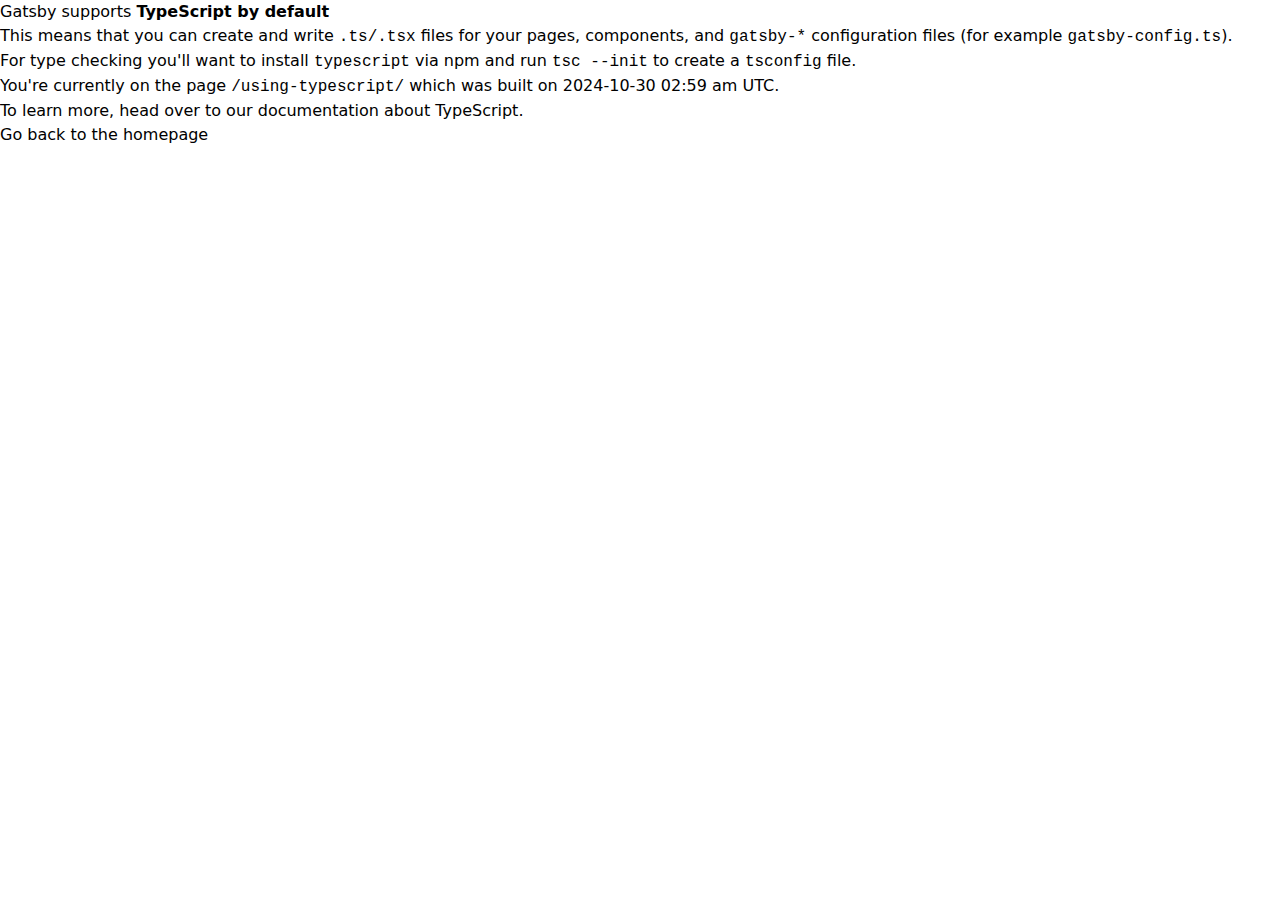
<file: using-typescript/index.html>
<!DOCTYPE html><html lang="en"><head><meta charSet="utf-8"/><meta http-equiv="x-ua-compatible" content="ie=edge"/><meta name="viewport" content="width=device-width, initial-scale=1, shrink-to-fit=no"/><meta name="generator" content="Gatsby 5.13.7"/><meta name="theme-color" content="#663399"/><meta name="description" content="" data-gatsby-head="true"/><meta property="og:title" content="Using TypeScript" data-gatsby-head="true"/><meta property="og:description" content="" data-gatsby-head="true"/><meta property="og:type" content="website" data-gatsby-head="true"/><meta name="twitter:card" content="summary" data-gatsby-head="true"/><meta name="twitter:creator" content="@sourav" data-gatsby-head="true"/><meta name="twitter:title" content="Using TypeScript" data-gatsby-head="true"/><meta name="twitter:description" content="" data-gatsby-head="true"/><style data-href="/styles.199020307c7d2cc6af1a.css" data-identity="gatsby-global-css">*,:after,:before{--tw-border-spacing-x:0;--tw-border-spacing-y:0;--tw-translate-x:0;--tw-translate-y:0;--tw-rotate:0;--tw-skew-x:0;--tw-skew-y:0;--tw-scale-x:1;--tw-scale-y:1;--tw-pan-x: ;--tw-pan-y: ;--tw-pinch-zoom: ;--tw-scroll-snap-strictness:proximity;--tw-gradient-from-position: ;--tw-gradient-via-position: ;--tw-gradient-to-position: ;--tw-ordinal: ;--tw-slashed-zero: ;--tw-numeric-figure: ;--tw-numeric-spacing: ;--tw-numeric-fraction: ;--tw-ring-inset: ;--tw-ring-offset-width:0px;--tw-ring-offset-color:#fff;--tw-ring-color:rgba(59,130,246,.5);--tw-ring-offset-shadow:0 0 #0000;--tw-ring-shadow:0 0 #0000;--tw-shadow:0 0 #0000;--tw-shadow-colored:0 0 #0000;--tw-blur: ;--tw-brightness: ;--tw-contrast: ;--tw-grayscale: ;--tw-hue-rotate: ;--tw-invert: ;--tw-saturate: ;--tw-sepia: ;--tw-drop-shadow: ;--tw-backdrop-blur: ;--tw-backdrop-brightness: ;--tw-backdrop-contrast: ;--tw-backdrop-grayscale: ;--tw-backdrop-hue-rotate: ;--tw-backdrop-invert: ;--tw-backdrop-opacity: ;--tw-backdrop-saturate: ;--tw-backdrop-sepia: ;--tw-contain-size: ;--tw-contain-layout: ;--tw-contain-paint: ;--tw-contain-style: }::backdrop{--tw-border-spacing-x:0;--tw-border-spacing-y:0;--tw-translate-x:0;--tw-translate-y:0;--tw-rotate:0;--tw-skew-x:0;--tw-skew-y:0;--tw-scale-x:1;--tw-scale-y:1;--tw-pan-x: ;--tw-pan-y: ;--tw-pinch-zoom: ;--tw-scroll-snap-strictness:proximity;--tw-gradient-from-position: ;--tw-gradient-via-position: ;--tw-gradient-to-position: ;--tw-ordinal: ;--tw-slashed-zero: ;--tw-numeric-figure: ;--tw-numeric-spacing: ;--tw-numeric-fraction: ;--tw-ring-inset: ;--tw-ring-offset-width:0px;--tw-ring-offset-color:#fff;--tw-ring-color:rgba(59,130,246,.5);--tw-ring-offset-shadow:0 0 #0000;--tw-ring-shadow:0 0 #0000;--tw-shadow:0 0 #0000;--tw-shadow-colored:0 0 #0000;--tw-blur: ;--tw-brightness: ;--tw-contrast: ;--tw-grayscale: ;--tw-hue-rotate: ;--tw-invert: ;--tw-saturate: ;--tw-sepia: ;--tw-drop-shadow: ;--tw-backdrop-blur: ;--tw-backdrop-brightness: ;--tw-backdrop-contrast: ;--tw-backdrop-grayscale: ;--tw-backdrop-hue-rotate: ;--tw-backdrop-invert: ;--tw-backdrop-opacity: ;--tw-backdrop-saturate: ;--tw-backdrop-sepia: ;--tw-contain-size: ;--tw-contain-layout: ;--tw-contain-paint: ;--tw-contain-style: }/*
! tailwindcss v3.4.13 | MIT License | https://tailwindcss.com
*/*,:after,:before{border:0 solid #e5e7eb;box-sizing:border-box}:after,:before{--tw-content:""}:host,html{-webkit-text-size-adjust:100%;font-feature-settings:normal;-webkit-tap-highlight-color:transparent;font-family:ui-sans-serif,system-ui,sans-serif,Apple Color Emoji,Segoe UI Emoji,Segoe UI Symbol,Noto Color Emoji;font-variation-settings:normal;line-height:1.5;-moz-tab-size:4;-o-tab-size:4;tab-size:4}body{line-height:inherit;margin:0}hr{border-top-width:1px;color:inherit;height:0}abbr:where([title]){-webkit-text-decoration:underline dotted;text-decoration:underline dotted}h1,h2,h3,h4,h5,h6{font-size:inherit;font-weight:inherit}a{color:inherit;text-decoration:inherit}b,strong{font-weight:bolder}code,kbd,pre,samp{font-feature-settings:normal;font-family:ui-monospace,SFMono-Regular,Menlo,Monaco,Consolas,Liberation Mono,Courier New,monospace;font-size:1em;font-variation-settings:normal}small{font-size:80%}sub,sup{font-size:75%;line-height:0;position:relative;vertical-align:baseline}sub{bottom:-.25em}sup{top:-.5em}table{border-collapse:collapse;border-color:inherit;text-indent:0}button,input,optgroup,select,textarea{font-feature-settings:inherit;color:inherit;font-family:inherit;font-size:100%;font-variation-settings:inherit;font-weight:inherit;letter-spacing:inherit;line-height:inherit;margin:0;padding:0}button,select{text-transform:none}button,input:where([type=button]),input:where([type=reset]),input:where([type=submit]){-webkit-appearance:button;background-color:transparent;background-image:none}:-moz-focusring{outline:auto}:-moz-ui-invalid{box-shadow:none}progress{vertical-align:baseline}::-webkit-inner-spin-button,::-webkit-outer-spin-button{height:auto}[type=search]{-webkit-appearance:textfield;outline-offset:-2px}::-webkit-search-decoration{-webkit-appearance:none}::-webkit-file-upload-button{-webkit-appearance:button;font:inherit}summary{display:list-item}blockquote,dd,dl,figure,h1,h2,h3,h4,h5,h6,hr,p,pre{margin:0}fieldset{margin:0}fieldset,legend{padding:0}menu,ol,ul{list-style:none;margin:0;padding:0}dialog{padding:0}textarea{resize:vertical}input::-moz-placeholder,textarea::-moz-placeholder{color:#9ca3af;opacity:1}input::placeholder,textarea::placeholder{color:#9ca3af;opacity:1}[role=button],button{cursor:pointer}:disabled{cursor:default}audio,canvas,embed,iframe,img,object,svg,video{display:block;vertical-align:middle}img,video{height:auto;max-width:100%}[hidden]{display:none}.sr-only{clip:rect(0,0,0,0);border-width:0;height:1px;margin:-1px;overflow:hidden;padding:0;position:absolute;white-space:nowrap;width:1px}.pointer-events-none{pointer-events:none}.fixed{position:fixed}.absolute{position:absolute}.relative{position:relative}.inset-y-0{bottom:0;top:0}.-bottom-4{bottom:-1rem}.-left-4{left:-1rem}.-right-4{right:-1rem}.bottom-16{bottom:4rem}.left-0{left:0}.right-0{right:0}.right-4{right:1rem}.start-0{inset-inline-start:0}.top-0{top:0}.top-10{top:2.5rem}.top-16{top:4rem}.top-2{top:.5rem}.top-6{top:1.5rem}.z-10{z-index:10}.col-span-full{grid-column:1/-1}.m-4{margin:1rem}.m-8{margin:2rem}.m-auto{margin:auto}.mx-4{margin-left:1rem;margin-right:1rem}.my-10{margin-bottom:2.5rem;margin-top:2.5rem}.my-2{margin-bottom:.5rem;margin-top:.5rem}.my-4{margin-bottom:1rem;margin-top:1rem}.my-6{margin-bottom:1.5rem;margin-top:1.5rem}.my-8{margin-bottom:2rem;margin-top:2rem}.-mb-px{margin-bottom:-1px}.mb-2{margin-bottom:.5rem}.mb-3{margin-bottom:.75rem}.mb-4{margin-bottom:1rem}.me-2{margin-inline-end:.5rem}.me-4{margin-inline-end:1rem}.ml-4{margin-left:1rem}.ml-8{margin-left:2rem}.mr-2{margin-right:.5rem}.mr-4{margin-right:1rem}.block{display:block}.inline-block{display:inline-block}.flex{display:flex}.inline-flex{display:inline-flex}.hidden{display:none}.h-12{height:3rem}.h-4{height:1rem}.h-5{height:1.25rem}.h-64{height:16rem}.h-8{height:2rem}.h-\[5\%\]{height:5%}.h-\[95\%\]{height:95%}.h-full{height:100%}.h-screen{height:100vh}.w-10\/12{width:83.333333%}.w-14{width:3.5rem}.w-2\/12{width:16.666667%}.w-4{width:1rem}.w-4\/12{width:33.333333%}.w-4\/5{width:80%}.w-6\/12{width:50%}.w-8{width:2rem}.w-8\/12{width:66.666667%}.w-full{width:100%}.w-screen{width:100vw}.cursor-pointer{cursor:pointer}.list-none{list-style-type:none}.flex-row{flex-direction:row}.flex-col{flex-direction:column}.flex-wrap{flex-wrap:wrap}.items-start{align-items:flex-start}.items-end{align-items:flex-end}.items-center{align-items:center}.justify-end{justify-content:flex-end}.justify-center{justify-content:center}.justify-between{justify-content:space-between}.gap-2{gap:.5rem}.gap-4{gap:1rem}.gap-8{gap:2rem}.space-y-4>:not([hidden])~:not([hidden]){--tw-space-y-reverse:0;margin-bottom:calc(1rem*var(--tw-space-y-reverse));margin-top:calc(1rem*(1 - var(--tw-space-y-reverse)))}.divide-y>:not([hidden])~:not([hidden]){--tw-divide-y-reverse:0;border-bottom-width:calc(1px*var(--tw-divide-y-reverse));border-top-width:calc(1px*(1 - var(--tw-divide-y-reverse)))}.divide-gray-100>:not([hidden])~:not([hidden]){--tw-divide-opacity:1;border-color:rgb(243 244 246/var(--tw-divide-opacity))}.overflow-auto{overflow:auto}.overflow-hidden,.truncate{overflow:hidden}.truncate{text-overflow:ellipsis;white-space:nowrap}.rounded{border-radius:.25rem}.rounded-full{border-radius:9999px}.rounded-lg{border-radius:.5rem}.rounded-md{border-radius:.375rem}.rounded-t-lg{border-top-left-radius:.5rem;border-top-right-radius:.5rem}.border{border-width:1px}.border-2{border-width:2px}.border-b{border-bottom-width:1px}.border-b-2{border-bottom-width:2px}.border-r-2{border-right-width:2px}.border-t-2{border-top-width:2px}.border-dashed{border-style:dashed}.border-blue-600{--tw-border-opacity:1;border-color:rgb(37 99 235/var(--tw-border-opacity))}.border-gray-200{--tw-border-opacity:1;border-color:rgb(229 231 235/var(--tw-border-opacity))}.border-gray-300{--tw-border-opacity:1;border-color:rgb(209 213 219/var(--tw-border-opacity))}.border-red-500{--tw-border-opacity:1;border-color:rgb(239 68 68/var(--tw-border-opacity))}.border-transparent{border-color:transparent}.bg-\[\#f9f9f9\]{--tw-bg-opacity:1;background-color:rgb(249 249 249/var(--tw-bg-opacity))}.bg-blue-100{--tw-bg-opacity:1;background-color:rgb(219 234 254/var(--tw-bg-opacity))}.bg-blue-700{--tw-bg-opacity:1;background-color:rgb(29 78 216/var(--tw-bg-opacity))}.bg-gray-50{--tw-bg-opacity:1;background-color:rgb(249 250 251/var(--tw-bg-opacity))}.bg-green-50{--tw-bg-opacity:1;background-color:rgb(240 253 244/var(--tw-bg-opacity))}.bg-red-50{--tw-bg-opacity:1;background-color:rgb(254 242 242/var(--tw-bg-opacity))}.bg-white{--tw-bg-opacity:1;background-color:rgb(255 255 255/var(--tw-bg-opacity))}.p-2{padding:.5rem}.p-2\.5{padding:.625rem}.p-4{padding:1rem}.p-6{padding:1.5rem}.p-8{padding:2rem}.px-10{padding-left:2.5rem;padding-right:2.5rem}.px-2{padding-left:.5rem;padding-right:.5rem}.px-4{padding-left:1rem;padding-right:1rem}.px-5{padding-left:1.25rem;padding-right:1.25rem}.px-8{padding-left:2rem;padding-right:2rem}.py-1{padding-bottom:.25rem;padding-top:.25rem}.py-12{padding-bottom:3rem;padding-top:3rem}.py-2{padding-bottom:.5rem;padding-top:.5rem}.py-2\.5{padding-bottom:.625rem;padding-top:.625rem}.py-3{padding-bottom:.75rem;padding-top:.75rem}.py-4{padding-bottom:1rem;padding-top:1rem}.pb-20{padding-bottom:5rem}.pb-6{padding-bottom:1.5rem}.ps-10{padding-inline-start:2.5rem}.ps-3{padding-inline-start:.75rem}.pt-5{padding-top:1.25rem}.text-center{text-align:center}.text-2xl{font-size:1.5rem;line-height:2rem}.text-3xl{font-size:1.875rem;line-height:2.25rem}.text-base{font-size:1rem;line-height:1.5rem}.text-lg{font-size:1.125rem;line-height:1.75rem}.text-sm{font-size:.875rem;line-height:1.25rem}.text-xl{font-size:1.25rem;line-height:1.75rem}.text-xs{font-size:.75rem;line-height:1rem}.font-bold{font-weight:700}.font-light{font-weight:300}.font-medium{font-weight:500}.font-normal{font-weight:400}.font-semibold{font-weight:600}.uppercase{text-transform:uppercase}.lowercase{text-transform:lowercase}.leading-snug{line-height:1.375}.leading-tight{line-height:1.25}.tracking-\[0\.04em\]{letter-spacing:.04em}.tracking-tight{letter-spacing:-.025em}.text-blue-600{--tw-text-opacity:1;color:rgb(37 99 235/var(--tw-text-opacity))}.text-blue-800{--tw-text-opacity:1;color:rgb(30 64 175/var(--tw-text-opacity))}.text-gray-400{--tw-text-opacity:1;color:rgb(156 163 175/var(--tw-text-opacity))}.text-gray-500{--tw-text-opacity:1;color:rgb(107 114 128/var(--tw-text-opacity))}.text-gray-700{--tw-text-opacity:1;color:rgb(55 65 81/var(--tw-text-opacity))}.text-gray-900{--tw-text-opacity:1;color:rgb(17 24 39/var(--tw-text-opacity))}.text-green-300{--tw-text-opacity:1;color:rgb(134 239 172/var(--tw-text-opacity))}.text-red-700{--tw-text-opacity:1;color:rgb(185 28 28/var(--tw-text-opacity))}.text-white{--tw-text-opacity:1;color:rgb(255 255 255/var(--tw-text-opacity))}.underline{text-decoration-line:underline}.shadow{--tw-shadow:0 1px 3px 0 rgba(0,0,0,.1),0 1px 2px -1px rgba(0,0,0,.1);--tw-shadow-colored:0 1px 3px 0 var(--tw-shadow-color),0 1px 2px -1px var(--tw-shadow-color)}.shadow,.shadow-sm{box-shadow:var(--tw-ring-offset-shadow,0 0 #0000),var(--tw-ring-shadow,0 0 #0000),var(--tw-shadow)}.shadow-sm{--tw-shadow:0 1px 2px 0 rgba(0,0,0,.05);--tw-shadow-colored:0 1px 2px 0 var(--tw-shadow-color)}.ring-1{--tw-ring-offset-shadow:var(--tw-ring-inset) 0 0 0 var(--tw-ring-offset-width) var(--tw-ring-offset-color);--tw-ring-shadow:var(--tw-ring-inset) 0 0 0 calc(1px + var(--tw-ring-offset-width)) var(--tw-ring-color);box-shadow:var(--tw-ring-offset-shadow),var(--tw-ring-shadow),var(--tw-shadow,0 0 #0000)}.ring-inset{--tw-ring-inset:inset}.ring-red-600\/10{--tw-ring-color:rgba(220,38,38,.1)}.transition{transition-duration:.15s;transition-property:color,background-color,border-color,text-decoration-color,fill,stroke,opacity,box-shadow,transform,filter,-webkit-backdrop-filter;transition-property:color,background-color,border-color,text-decoration-color,fill,stroke,opacity,box-shadow,transform,filter,backdrop-filter;transition-property:color,background-color,border-color,text-decoration-color,fill,stroke,opacity,box-shadow,transform,filter,backdrop-filter,-webkit-backdrop-filter;transition-timing-function:cubic-bezier(.4,0,.2,1)}.truncate-multiline{-webkit-line-clamp:3;-webkit-box-orient:vertical;display:-webkit-box;overflow:hidden;text-overflow:ellipsis}.before\:absolute:before{content:var(--tw-content);position:absolute}.before\:left-0:before{content:var(--tw-content);left:0}.before\:top-1\/2:before{content:var(--tw-content);top:50%}.before\:h-px:before{content:var(--tw-content);height:1px}.before\:w-full:before{content:var(--tw-content);width:100%}.before\:-translate-y-1\/2:before{--tw-translate-y:-50%;content:var(--tw-content);transform:translate(var(--tw-translate-x),var(--tw-translate-y)) rotate(var(--tw-rotate)) skewX(var(--tw-skew-x)) skewY(var(--tw-skew-y)) scaleX(var(--tw-scale-x)) scaleY(var(--tw-scale-y))}.before\:bg-\[\#E9E9E9\]:before{--tw-bg-opacity:1;background-color:rgb(233 233 233/var(--tw-bg-opacity));content:var(--tw-content)}.hover\:border-gray-300:hover{--tw-border-opacity:1;border-color:rgb(209 213 219/var(--tw-border-opacity))}.hover\:bg-blue-800:hover{--tw-bg-opacity:1;background-color:rgb(30 64 175/var(--tw-bg-opacity))}.hover\:bg-gray-100:hover{--tw-bg-opacity:1;background-color:rgb(243 244 246/var(--tw-bg-opacity))}.hover\:text-gray-600:hover{--tw-text-opacity:1;color:rgb(75 85 99/var(--tw-text-opacity))}.hover\:underline:hover{text-decoration-line:underline}.focus\:border-blue-500:focus{--tw-border-opacity:1;border-color:rgb(59 130 246/var(--tw-border-opacity))}.focus\:outline-none:focus{outline:2px solid transparent;outline-offset:2px}.focus\:ring-4:focus{--tw-ring-offset-shadow:var(--tw-ring-inset) 0 0 0 var(--tw-ring-offset-width) var(--tw-ring-offset-color);--tw-ring-shadow:var(--tw-ring-inset) 0 0 0 calc(4px + var(--tw-ring-offset-width)) var(--tw-ring-color);box-shadow:var(--tw-ring-offset-shadow),var(--tw-ring-shadow),var(--tw-shadow,0 0 #0000)}.focus\:ring-blue-300:focus{--tw-ring-opacity:1;--tw-ring-color:rgb(147 197 253/var(--tw-ring-opacity))}.focus\:ring-blue-500:focus{--tw-ring-opacity:1;--tw-ring-color:rgb(59 130 246/var(--tw-ring-opacity))}.focus\:ring-gray-200:focus{--tw-ring-opacity:1;--tw-ring-color:rgb(229 231 235/var(--tw-ring-opacity))}.focus\:ring-gray-50:focus{--tw-ring-opacity:1;--tw-ring-color:rgb(249 250 251/var(--tw-ring-opacity))}@media (min-width:640px){.sm\:p-8{padding:2rem}.sm\:px-3{padding-left:.75rem;padding-right:.75rem}.sm\:tracking-wide{letter-spacing:.025em}}@media (min-width:768px){.md\:me-6{margin-inline-end:1.5rem}.md\:max-w-xl{max-width:36rem}.md\:flex-row{flex-direction:row}.md\:space-y-6>:not([hidden])~:not([hidden]){--tw-space-y-reverse:0;margin-bottom:calc(1.5rem*var(--tw-space-y-reverse));margin-top:calc(1.5rem*(1 - var(--tw-space-y-reverse)))}.md\:text-2xl{font-size:1.5rem;line-height:2rem}}@media (prefers-color-scheme:dark){.dark\:divide-gray-600>:not([hidden])~:not([hidden]){--tw-divide-opacity:1;border-color:rgb(75 85 99/var(--tw-divide-opacity))}.dark\:border-blue-500{--tw-border-opacity:1;border-color:rgb(59 130 246/var(--tw-border-opacity))}.dark\:border-gray-600{--tw-border-opacity:1;border-color:rgb(75 85 99/var(--tw-border-opacity))}.dark\:border-gray-700{--tw-border-opacity:1;border-color:rgb(55 65 81/var(--tw-border-opacity))}.dark\:bg-blue-600{--tw-bg-opacity:1;background-color:rgb(37 99 235/var(--tw-bg-opacity))}.dark\:bg-blue-900{--tw-bg-opacity:1;background-color:rgb(30 58 138/var(--tw-bg-opacity))}.dark\:bg-gray-700{--tw-bg-opacity:1;background-color:rgb(55 65 81/var(--tw-bg-opacity))}.dark\:bg-gray-800{--tw-bg-opacity:1;background-color:rgb(31 41 55/var(--tw-bg-opacity))}.dark\:text-blue-300{--tw-text-opacity:1;color:rgb(147 197 253/var(--tw-text-opacity))}.dark\:text-blue-500{--tw-text-opacity:1;color:rgb(59 130 246/var(--tw-text-opacity))}.dark\:text-gray-200{--tw-text-opacity:1;color:rgb(229 231 235/var(--tw-text-opacity))}.dark\:text-gray-400{--tw-text-opacity:1;color:rgb(156 163 175/var(--tw-text-opacity))}.dark\:text-white{--tw-text-opacity:1;color:rgb(255 255 255/var(--tw-text-opacity))}.dark\:placeholder-gray-400::-moz-placeholder{--tw-placeholder-opacity:1;color:rgb(156 163 175/var(--tw-placeholder-opacity))}.dark\:placeholder-gray-400::placeholder{--tw-placeholder-opacity:1;color:rgb(156 163 175/var(--tw-placeholder-opacity))}.dark\:hover\:border-gray-500:hover{--tw-border-opacity:1;border-color:rgb(107 114 128/var(--tw-border-opacity))}.dark\:hover\:bg-blue-700:hover{--tw-bg-opacity:1;background-color:rgb(29 78 216/var(--tw-bg-opacity))}.dark\:hover\:bg-gray-600:hover{--tw-bg-opacity:1;background-color:rgb(75 85 99/var(--tw-bg-opacity))}.dark\:hover\:bg-gray-700:hover{--tw-bg-opacity:1;background-color:rgb(55 65 81/var(--tw-bg-opacity))}.dark\:hover\:text-gray-300:hover{--tw-text-opacity:1;color:rgb(209 213 219/var(--tw-text-opacity))}.dark\:hover\:text-white:hover{--tw-text-opacity:1;color:rgb(255 255 255/var(--tw-text-opacity))}.dark\:focus\:border-blue-500:focus{--tw-border-opacity:1;border-color:rgb(59 130 246/var(--tw-border-opacity))}.dark\:focus\:ring-blue-500:focus{--tw-ring-opacity:1;--tw-ring-color:rgb(59 130 246/var(--tw-ring-opacity))}.dark\:focus\:ring-blue-800:focus{--tw-ring-opacity:1;--tw-ring-color:rgb(30 64 175/var(--tw-ring-opacity))}.dark\:focus\:ring-gray-600:focus{--tw-ring-opacity:1;--tw-ring-color:rgb(75 85 99/var(--tw-ring-opacity))}.dark\:focus\:ring-gray-700:focus{--tw-ring-opacity:1;--tw-ring-color:rgb(55 65 81/var(--tw-ring-opacity))}}</style><style>.gatsby-image-wrapper{position:relative;overflow:hidden}.gatsby-image-wrapper picture.object-fit-polyfill{position:static!important}.gatsby-image-wrapper img{bottom:0;height:100%;left:0;margin:0;max-width:none;padding:0;position:absolute;right:0;top:0;width:100%;object-fit:cover}.gatsby-image-wrapper [data-main-image]{opacity:0;transform:translateZ(0);transition:opacity .25s linear;will-change:opacity}.gatsby-image-wrapper-constrained{display:inline-block;vertical-align:top}</style><noscript><style>.gatsby-image-wrapper noscript [data-main-image]{opacity:1!important}.gatsby-image-wrapper [data-placeholder-image]{opacity:0!important}</style></noscript><script type="module">const e="undefined"!=typeof HTMLImageElement&&"loading"in HTMLImageElement.prototype;e&&document.body.addEventListener("load",(function(e){const t=e.target;if(void 0===t.dataset.mainImage)return;if(void 0===t.dataset.gatsbyImageSsr)return;let a=null,n=t;for(;null===a&&n;)void 0!==n.parentNode.dataset.gatsbyImageWrapper&&(a=n.parentNode),n=n.parentNode;const o=a.querySelector("[data-placeholder-image]"),r=new Image;r.src=t.currentSrc,r.decode().catch((()=>{})).then((()=>{t.style.opacity=1,o&&(o.style.opacity=0,o.style.transition="opacity 500ms linear")}))}),!0);</script><link rel="icon" href="/favicon-32x32.png?v=4a9773549091c227cd2eb82ccd9c5e3a" type="image/png"/><link rel="manifest" href="/manifest.webmanifest" crossorigin="anonymous"/><link rel="apple-touch-icon" sizes="48x48" href="/icons/icon-48x48.png?v=4a9773549091c227cd2eb82ccd9c5e3a"/><link rel="apple-touch-icon" sizes="72x72" href="/icons/icon-72x72.png?v=4a9773549091c227cd2eb82ccd9c5e3a"/><link rel="apple-touch-icon" sizes="96x96" href="/icons/icon-96x96.png?v=4a9773549091c227cd2eb82ccd9c5e3a"/><link rel="apple-touch-icon" sizes="144x144" href="/icons/icon-144x144.png?v=4a9773549091c227cd2eb82ccd9c5e3a"/><link rel="apple-touch-icon" sizes="192x192" href="/icons/icon-192x192.png?v=4a9773549091c227cd2eb82ccd9c5e3a"/><link rel="apple-touch-icon" sizes="256x256" href="/icons/icon-256x256.png?v=4a9773549091c227cd2eb82ccd9c5e3a"/><link rel="apple-touch-icon" sizes="384x384" href="/icons/icon-384x384.png?v=4a9773549091c227cd2eb82ccd9c5e3a"/><link rel="apple-touch-icon" sizes="512x512" href="/icons/icon-512x512.png?v=4a9773549091c227cd2eb82ccd9c5e3a"/><title data-gatsby-head="true">Using TypeScript | DigiFact Europa</title></head><body><div id="___gatsby"><div style="outline:none" tabindex="-1" id="gatsby-focus-wrapper"><h1>Gatsby supports <b>TypeScript by default</b></h1><p>This means that you can create and write <code>.ts/.tsx</code> files for your pages, components, and <code>gatsby-*</code> configuration files (for example <code>gatsby-config.ts</code>).</p><p>For type checking you&#x27;ll want to install <code>typescript</code> via npm and run <code>tsc --init</code> to create a <code>tsconfig</code> file.</p><p>You&#x27;re currently on the page <code>/using-typescript/</code> which was built on <!-- -->2024-10-30 02:59 am UTC<!-- -->.</p><p>To learn more, head over to our<!-- --> <a href="https://www.gatsbyjs.com/docs/how-to/custom-configuration/typescript/">documentation about TypeScript</a>.</p><a href="/">Go back to the homepage</a></div><div id="gatsby-announcer" style="position:absolute;top:0;width:1px;height:1px;padding:0;overflow:hidden;clip:rect(0, 0, 0, 0);white-space:nowrap;border:0" aria-live="assertive" aria-atomic="true"></div></div><script id="gatsby-script-loader">/*<![CDATA[*/window.pagePath="/using-typescript/";/*]]>*/</script><!-- slice-start id="_gatsby-scripts-1" -->
          <script
            id="gatsby-chunk-mapping"
          >
            window.___chunkMapping="{\"app\":[\"/app-8fa49e33406822758b94.js\"],\"component---src-pages-404-tsx\":[\"/component---src-pages-404-tsx-6622c8308c478d1887ae.js\"],\"component---src-pages-dashboard-tsx\":[\"/component---src-pages-dashboard-tsx-cc78dcda225fe77b2bcd.js\"],\"component---src-pages-index-tsx\":[\"/component---src-pages-index-tsx-a783a446eb3cc4f2f47a.js\"],\"component---src-pages-signup-tsx\":[\"/component---src-pages-signup-tsx-17023d8a3a85d8c18f16.js\"],\"component---src-pages-using-ssr-tsx\":[\"/component---src-pages-using-ssr-tsx-779fb8378ee7cb520b6a.js\"],\"component---src-pages-using-typescript-tsx\":[\"/component---src-pages-using-typescript-tsx-ff959605f54ed4e79319.js\"],\"component---src-templates-using-dsg-tsx\":[\"/component---src-templates-using-dsg-tsx-9d0d2a5f204120db4e7e.js\"]}";
          </script>
        <script>window.___webpackCompilationHash="dfbdaed79b508831ac0b";</script><script src="/webpack-runtime-db78f7af875be8cd7a07.js" async></script><script src="/framework-aa2bd3892c67746b73dd.js" async></script><script src="/app-8fa49e33406822758b94.js" async></script><!-- slice-end id="_gatsby-scripts-1" --></body></html>
</file>
